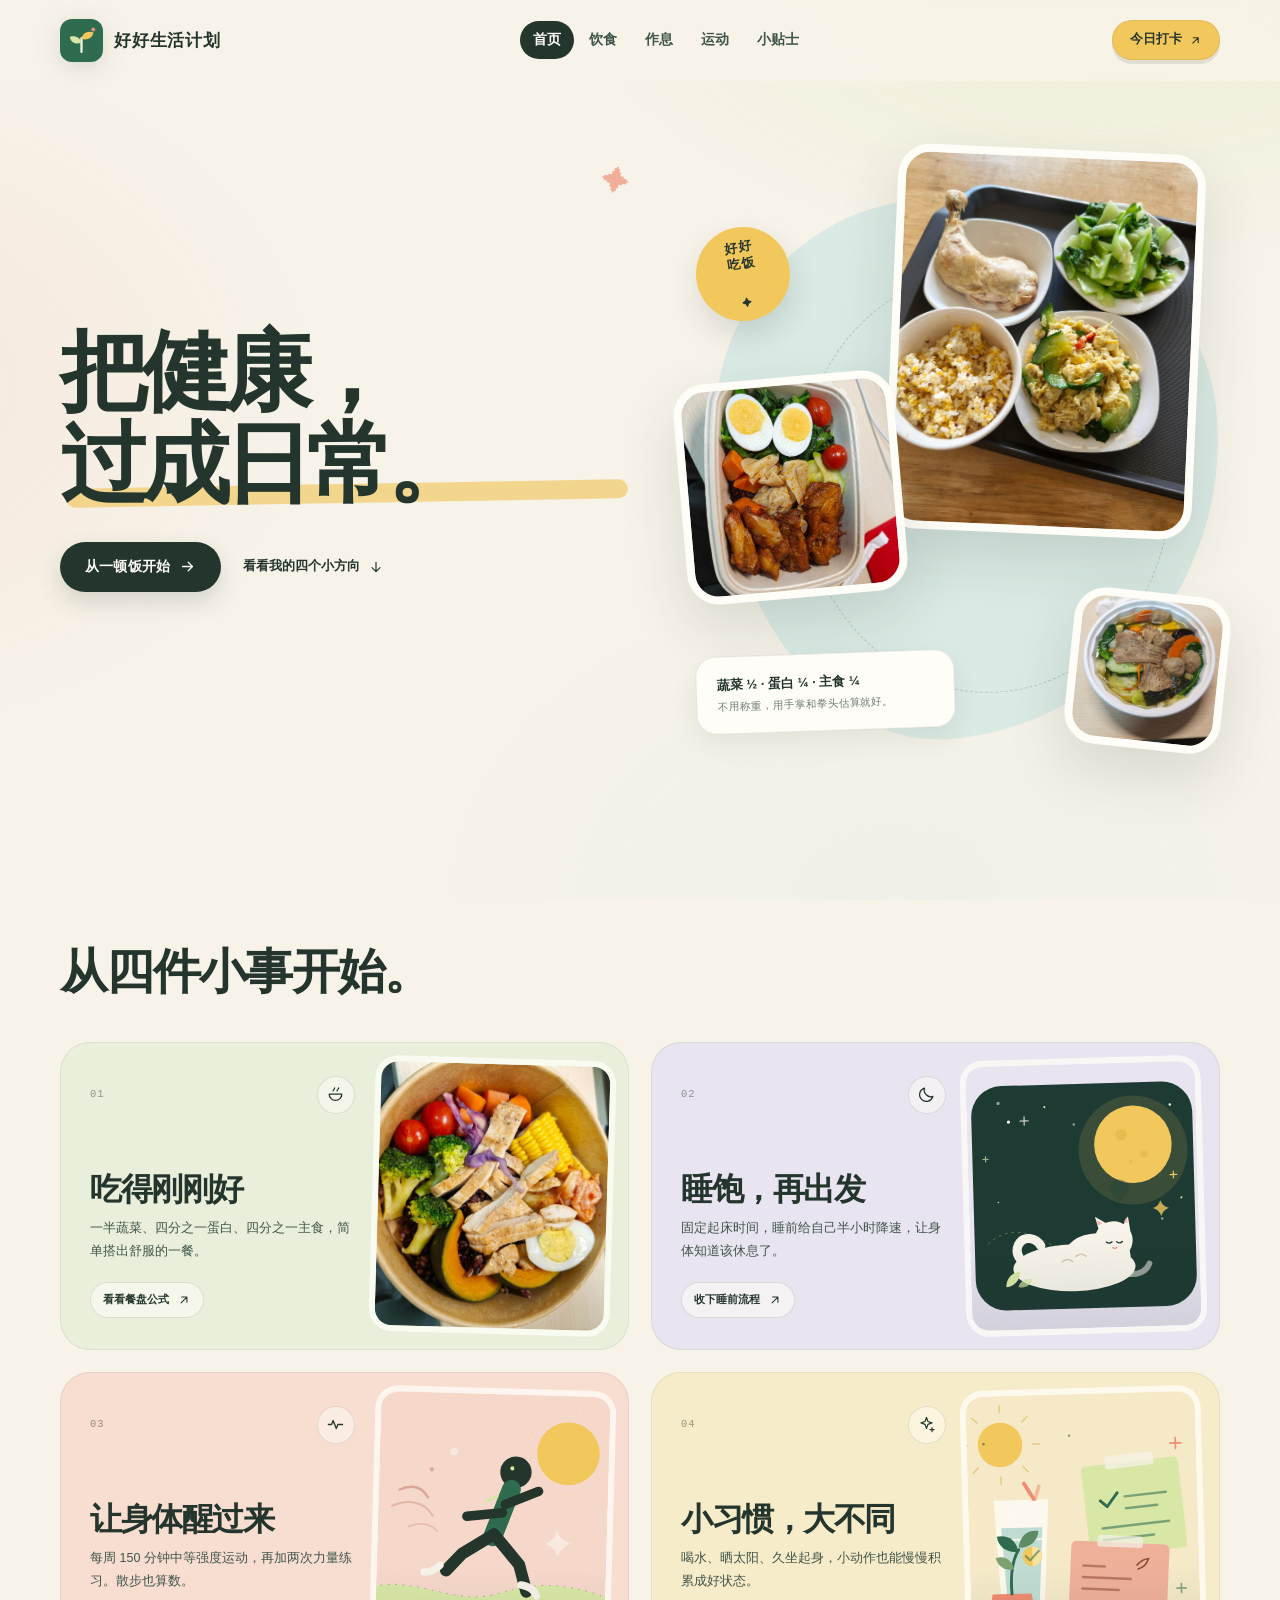
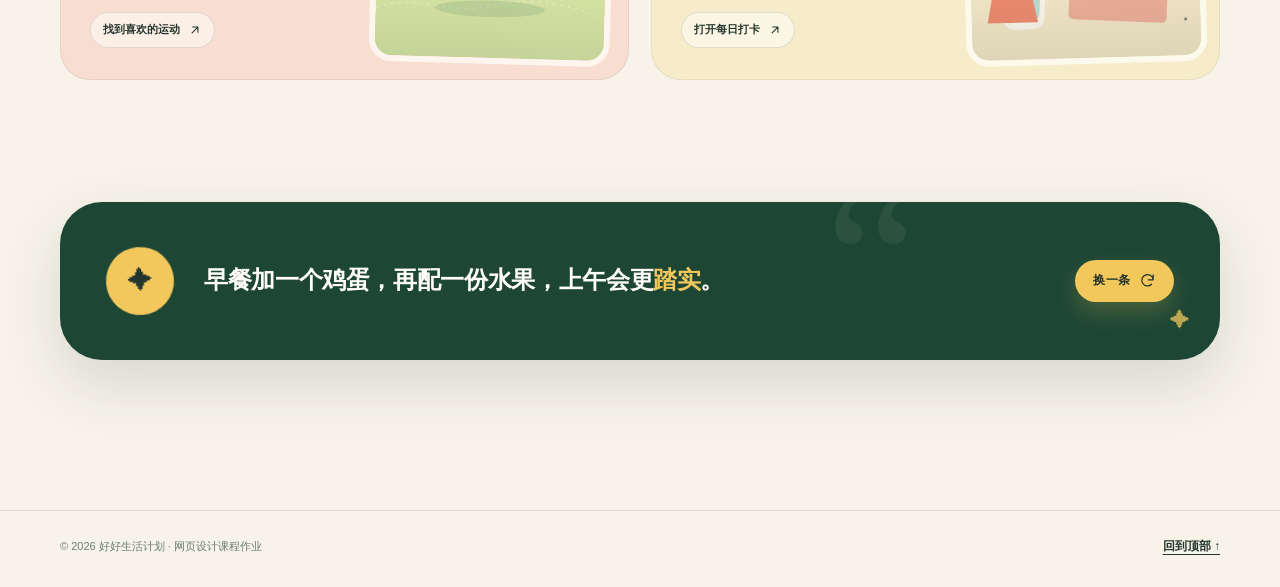
<file: MyWeb/index.html>
<!DOCTYPE html>
<html lang="zh-CN">
<head>
  <meta charset="UTF-8">
  <meta name="viewport" content="width=device-width, initial-scale=1.0">
  <meta name="description" content="好好生活计划：从饮食、作息、运动和小习惯出发，把健康过成日常。">
  <meta name="theme-color" content="#1d4635">
  <title>好好生活计划 · 把健康过成日常</title>
  <link rel="icon" href="image/favicon.svg" type="image/svg+xml">
  <link rel="stylesheet" href="web/style.css">
  <script>document.documentElement.classList.add('js');</script>
  <script src="web/script.js" defer></script>
</head>
<body id="top" class="theme-home">
  <a class="skip-link" href="#main-content">跳到主要内容</a>

  <header class="site-header">
    <div class="container header-inner">
      <a class="brand" href="index.html" aria-label="好好生活计划首页">
        <span class="brand__mark">
          <img src="image/favicon.svg" width="43" height="43" alt="">
        </span>
        <span class="brand__text">
          <strong>好好生活计划</strong>
        </span>
      </a>

      <nav class="nav" id="site-nav" aria-label="主导航">
        <a href="index.html" aria-current="page">首页</a>
        <a href="web/diet.html">饮食</a>
        <a href="web/sleep.html">作息</a>
        <a href="web/exercise.html">运动</a>
        <a href="web/tips.html">小贴士</a>
      </nav>

      <a class="header-cta" href="web/tips.html#checkin">
        今日打卡
        <svg width="13" height="13" viewBox="0 0 24 24" fill="none" aria-hidden="true">
          <path d="M7 17 17 7M8 7h9v9" stroke="currentColor" stroke-width="2" stroke-linecap="round" stroke-linejoin="round"/>
        </svg>
      </a>

      <button class="nav-toggle" type="button" aria-expanded="false" aria-controls="site-nav" aria-label="打开导航菜单">
        <span class="nav-toggle__lines" aria-hidden="true">
          <span></span><span></span><span></span>
        </span>
      </button>

      <span class="scroll-progress" aria-hidden="true"></span>
    </div>
  </header>

  <main id="main-content">
    <section class="hero">
      <div class="container hero__grid">
        <div class="hero__copy reveal">
          <h1>
            <span class="line">把健康，</span>
            <span class="line accent-underline">过成日常。</span>
          </h1>

          <div class="hero__actions">
            <a class="btn" href="web/diet.html">
              从一顿饭开始
              <svg width="17" height="17" viewBox="0 0 24 24" fill="none" aria-hidden="true">
                <path d="M5 12h14M13 6l6 6-6 6" stroke="currentColor" stroke-width="1.8" stroke-linecap="round" stroke-linejoin="round"/>
              </svg>
            </a>
            <a class="text-link" href="#four">
              看看我的四个小方向
              <svg viewBox="0 0 24 24" fill="none" aria-hidden="true">
                <path d="M12 5v14M6 13l6 6 6-6" stroke="currentColor" stroke-width="1.8" stroke-linecap="round" stroke-linejoin="round"/>
              </svg>
            </a>
          </div>

        </div>

        <div class="hero__art">
          <div class="hero__blob" aria-hidden="true"></div>

          <figure class="hero__photo hero__photo--main reveal" style="--delay: 100ms">
            <img src="image/meal-chicken.jpg" width="1200" height="1600" alt="清蒸鸡腿、杂粮饭、清炒小白菜和黄瓜炒蛋">
          </figure>

          <figure class="hero__photo hero__photo--small reveal" style="--delay: 220ms">
            <img src="image/meal-bento.jpg" width="1200" height="1600" alt="装有卤鸡翅、水煮蛋、豆制品和时蔬的健康便当">
          </figure>

          <figure class="hero__photo hero__photo--tiny reveal" style="--delay: 320ms">
            <img src="image/meal-beef.jpg" width="1200" height="1600" alt="清汤牛肉丸配玉米、胡萝卜和时蔬">
          </figure>

          <div class="hero__badge" aria-hidden="true">好好<br>吃饭</div>

          <div class="hero__note">
            <strong>蔬菜 ½ · 蛋白 ¼ · 主食 ¼</strong>
            <small>不用称重，用手掌和拳头估算就好。</small>
          </div>
        </div>
      </div>
    </section>

    <section class="section" id="four">
      <div class="container">
        <div class="section-head reveal">
          <div class="section-head__main">
            <h2>从四件小事开始。</h2>
          </div>
        </div>

        <div class="theme-grid">
          <a class="theme-card theme-card--eat reveal" href="web/diet.html">
            <div class="theme-card__body">
              <div class="theme-card__meta">
                <span class="theme-card__num">01</span>
                <span class="theme-card__icon" aria-hidden="true">
                  <svg viewBox="0 0 24 24" fill="none">
                    <path d="M4 11.5h16a8 8 0 0 1-16 0Z" stroke-width="1.6" stroke-linejoin="round"/>
                    <path d="M9 7.5c0-2 2-2 2-4M14 7.5c0-2 2-2 2-4" stroke-width="1.6" stroke-linecap="round"/>
                  </svg>
                </span>
              </div>
              <h3>吃得刚刚好</h3>
              <p>一半蔬菜、四分之一蛋白、四分之一主食，简单搭出舒服的一餐。</p>
              <span class="theme-card__link">
                看看餐盘公式
                <svg viewBox="0 0 24 24" fill="none" aria-hidden="true">
                  <path d="M7 17 17 7M8 7h9v9" stroke="currentColor" stroke-width="1.8" stroke-linecap="round" stroke-linejoin="round"/>
                </svg>
              </span>
            </div>
            <div class="theme-card__thumb">
              <img src="image/meal-grain.jpg" width="1600" height="1200" loading="lazy" alt="鸡胸肉、南瓜、西兰花和紫米组成的彩虹餐碗">
            </div>
          </a>

          <a class="theme-card theme-card--sleep reveal" href="web/sleep.html" style="--delay: 80ms">
            <div class="theme-card__body">
              <div class="theme-card__meta">
                <span class="theme-card__num">02</span>
                <span class="theme-card__icon" aria-hidden="true">
                  <svg viewBox="0 0 24 24" fill="none">
                    <path d="M20 14.5A8.5 8.5 0 0 1 9.5 4 8.5 8.5 0 1 0 20 14.5Z" stroke-width="1.6" stroke-linejoin="round"/>
                  </svg>
                </span>
              </div>
              <h3>睡饱，再出发</h3>
              <p>固定起床时间，睡前给自己半小时降速，让身体知道该休息了。</p>
              <span class="theme-card__link">
                收下睡前流程
                <svg viewBox="0 0 24 24" fill="none" aria-hidden="true">
                  <path d="M7 17 17 7M8 7h9v9" stroke="currentColor" stroke-width="1.8" stroke-linecap="round" stroke-linejoin="round"/>
                </svg>
              </span>
            </div>
            <div class="theme-card__thumb">
              <img src="image/art-moon.svg" width="640" height="640" loading="lazy" alt="月亮和星星下，一只小猫蜷在云朵上睡觉">
            </div>
          </a>

          <a class="theme-card theme-card--move reveal" href="web/exercise.html" style="--delay: 120ms">
            <div class="theme-card__body">
              <div class="theme-card__meta">
                <span class="theme-card__num">03</span>
                <span class="theme-card__icon" aria-hidden="true">
                  <svg viewBox="0 0 24 24" fill="none">
                    <path d="M3 12h4l2-5 4 10 2-5h6" stroke-width="1.7" stroke-linecap="round" stroke-linejoin="round"/>
                  </svg>
                </span>
              </div>
              <h3>让身体醒过来</h3>
              <p>每周 150 分钟中等强度运动，再加两次力量练习。散步也算数。</p>
              <span class="theme-card__link">
                找到喜欢的运动
                <svg viewBox="0 0 24 24" fill="none" aria-hidden="true">
                  <path d="M7 17 17 7M8 7h9v9" stroke="currentColor" stroke-width="1.8" stroke-linecap="round" stroke-linejoin="round"/>
                </svg>
              </span>
            </div>
            <div class="theme-card__thumb">
              <img src="image/art-move.svg" width="640" height="640" loading="lazy" alt="在绿色跑道上奔跑的人">
            </div>
          </a>

          <a class="theme-card theme-card--tips reveal" href="web/tips.html" style="--delay: 160ms">
            <div class="theme-card__body">
              <div class="theme-card__meta">
                <span class="theme-card__num">04</span>
                <span class="theme-card__icon" aria-hidden="true">
                  <svg viewBox="0 0 24 24" fill="none">
                    <path d="m12 3 1.8 5.2L19 10l-5.2 1.8L12 17l-1.8-5.2L5 10l5.2-1.8L12 3Z" stroke-width="1.5" stroke-linejoin="round"/>
                    <path d="M19 16v5M16.5 18.5h5" stroke-width="1.5" stroke-linecap="round"/>
                  </svg>
                </span>
              </div>
              <h3>小习惯，大不同</h3>
              <p>喝水、晒太阳、久坐起身，小动作也能慢慢积累成好状态。</p>
              <span class="theme-card__link">
                打开每日打卡
                <svg viewBox="0 0 24 24" fill="none" aria-hidden="true">
                  <path d="M7 17 17 7M8 7h9v9" stroke="currentColor" stroke-width="1.8" stroke-linecap="round" stroke-linejoin="round"/>
                </svg>
              </span>
            </div>
            <div class="theme-card__thumb">
              <img src="image/art-tips.svg" width="640" height="640" loading="lazy" alt="水杯、便利贴和小植物组成的健康习惯插画">
            </div>
          </a>
        </div>
      </div>
    </section>

    <section class="section section--tight-top">
      <div class="container">
        <div class="daily-note reveal">
          <span class="daily-note__icon" aria-hidden="true">✦</span>
          <div class="daily-note__body">
            <p class="daily-note__text" data-tip-text aria-live="polite">
              早餐加一个鸡蛋，再配一份水果，上午会更<em>踏实</em>。
            </p>
          </div>
          <div class="daily-note__action">
            <button class="btn btn--sun btn--small" type="button" data-tip-button>
              换一条
              <svg width="15" height="15" viewBox="0 0 24 24" fill="none" aria-hidden="true">
                <path d="M20 11a8 8 0 1 0-2.3 6.3M20 4v7h-7" stroke="currentColor" stroke-width="1.8" stroke-linecap="round" stroke-linejoin="round"/>
              </svg>
            </button>
          </div>
        </div>
      </div>
    </section>
  </main>

  <footer class="site-footer-simple">
    <div class="container site-footer-simple__inner">
      <span>© <span data-year>2026</span> 好好生活计划 · 网页设计课程作业</span>
      <a class="simple-home-link" href="#top">回到顶部 ↑</a>
    </div>
  </footer>
</body>
</html>
</file>
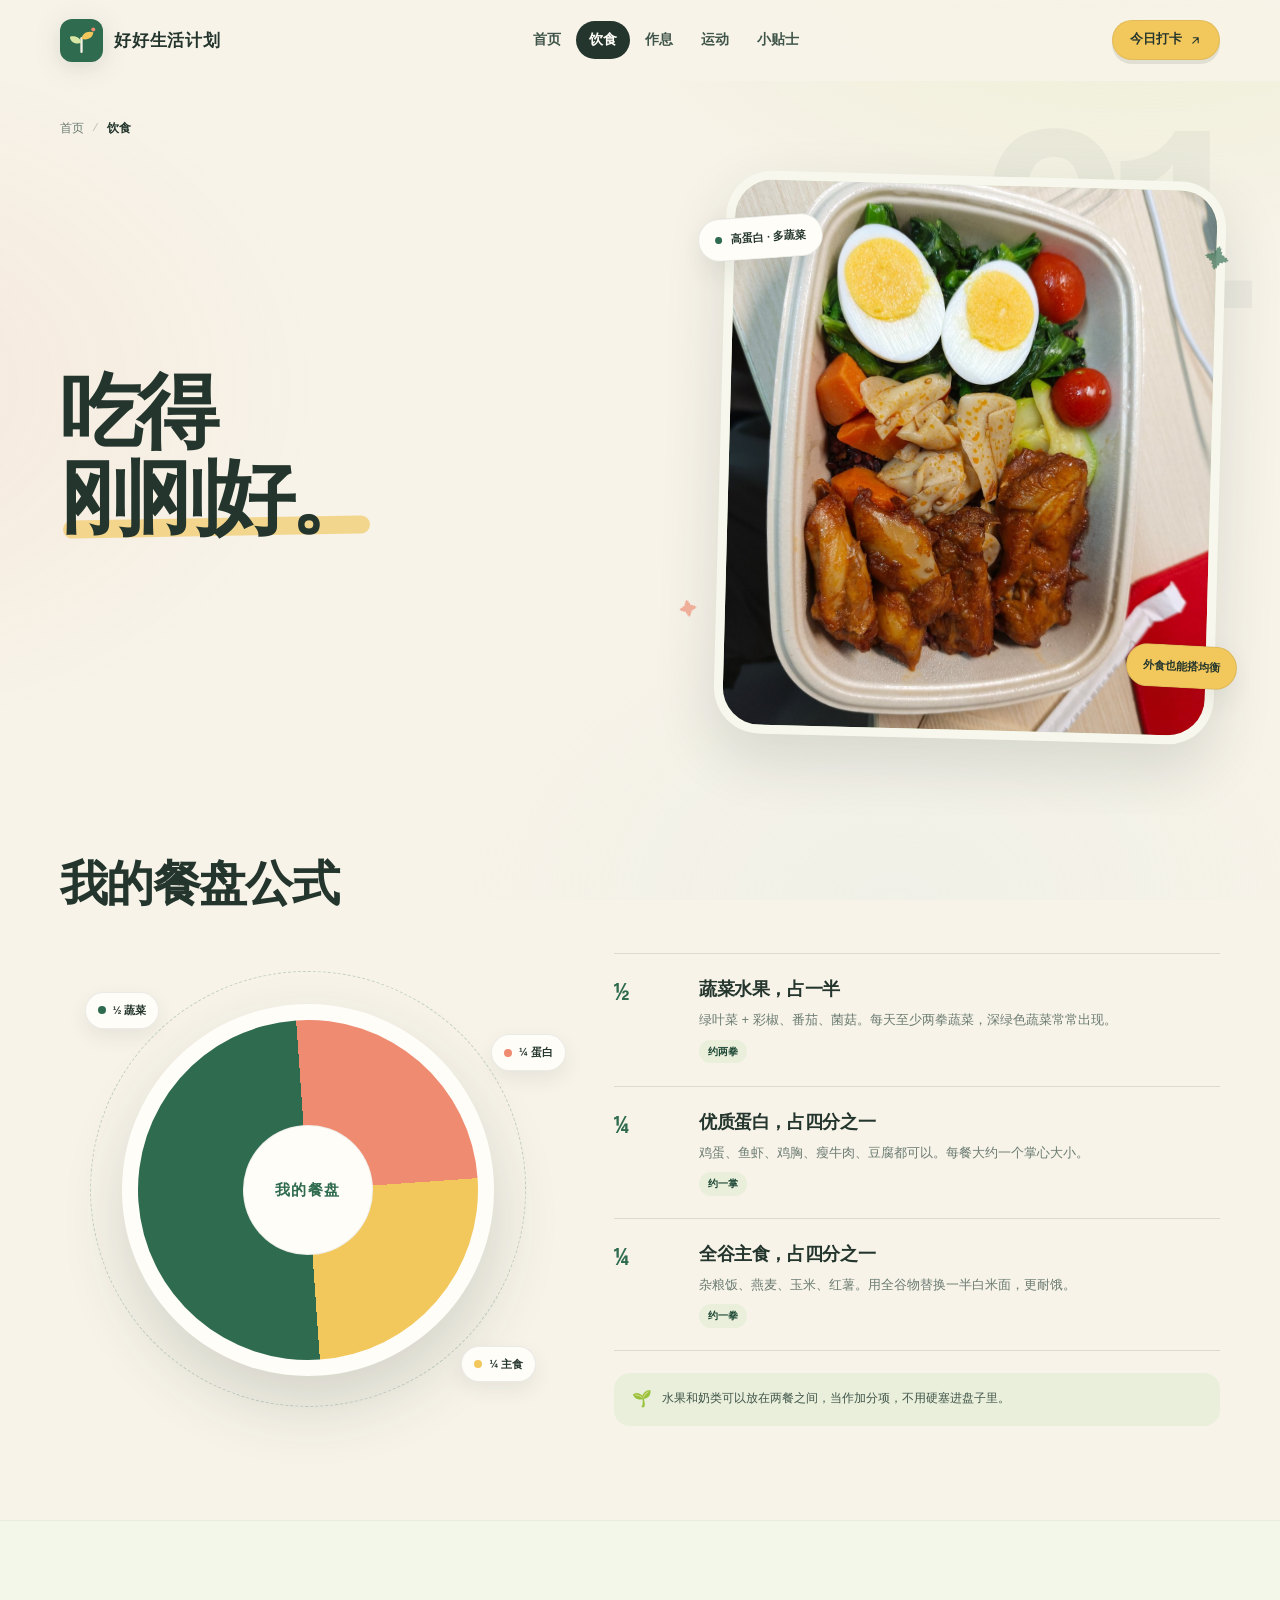
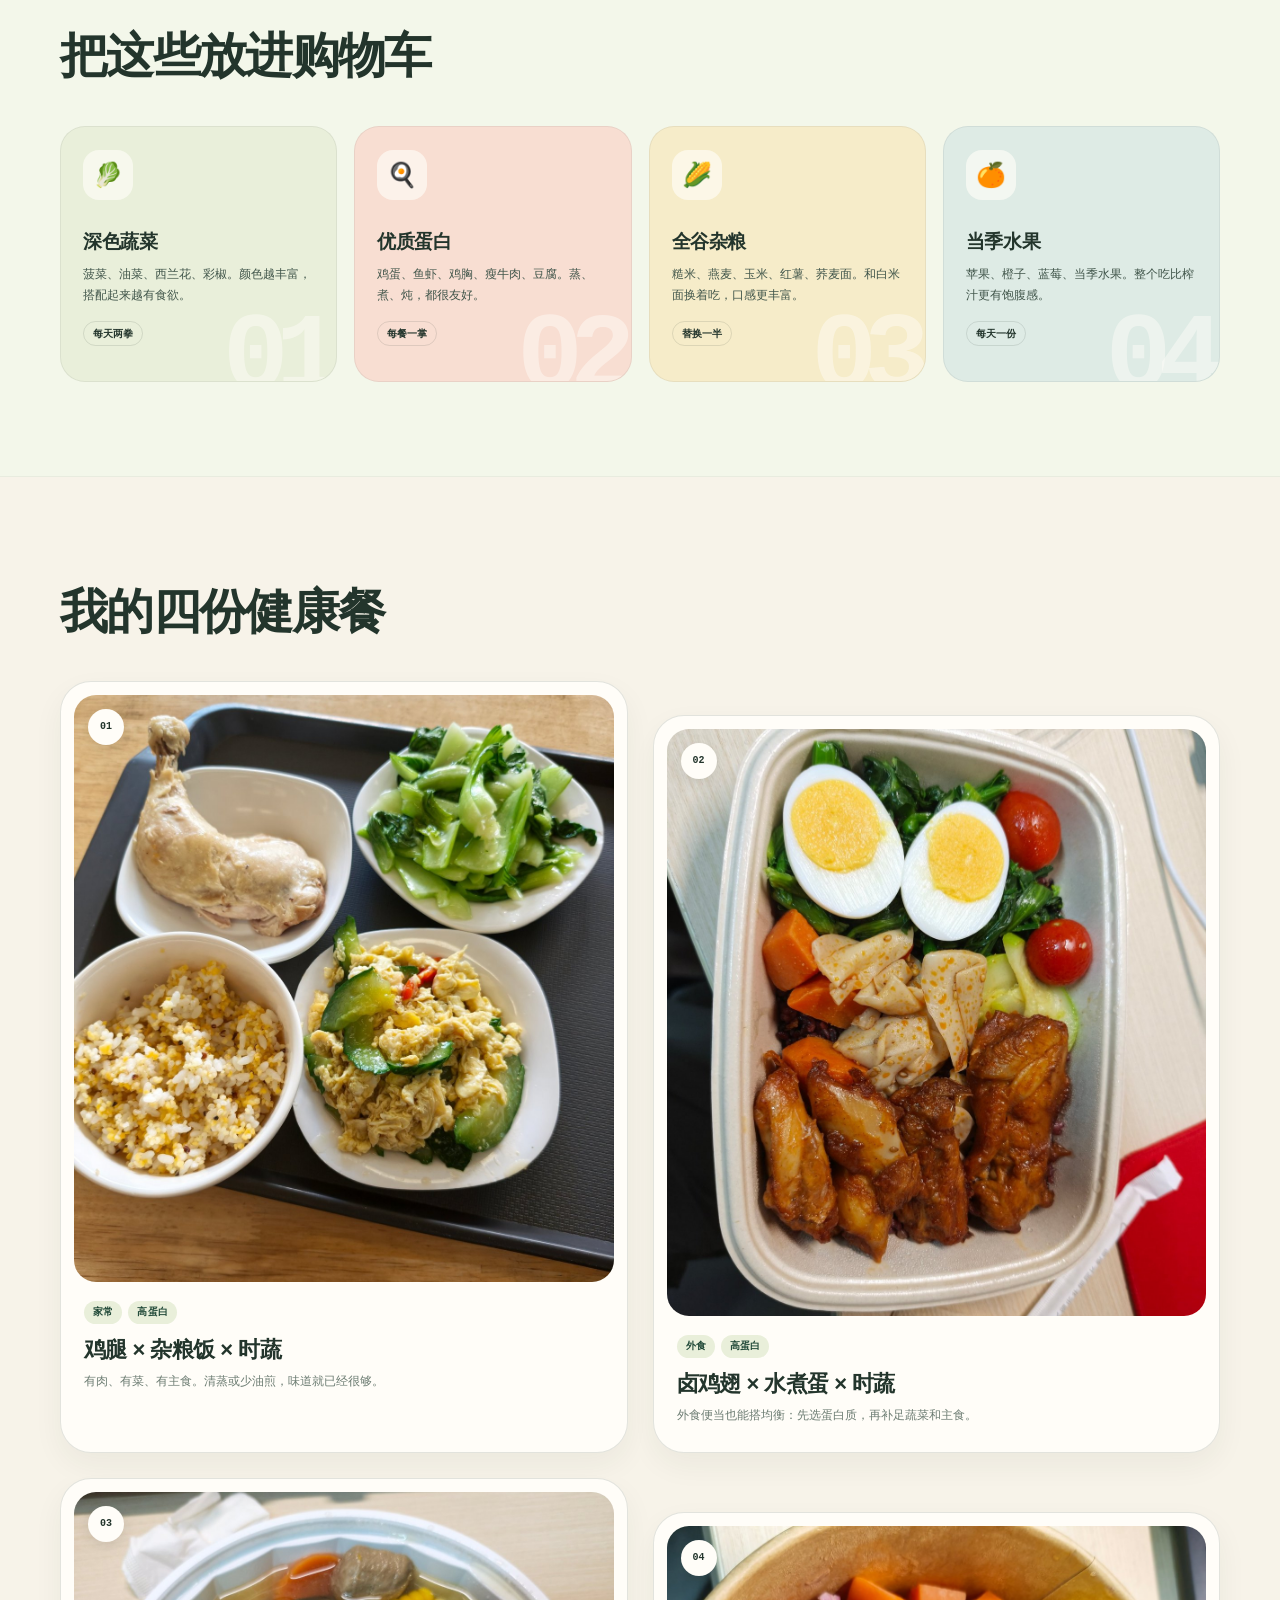
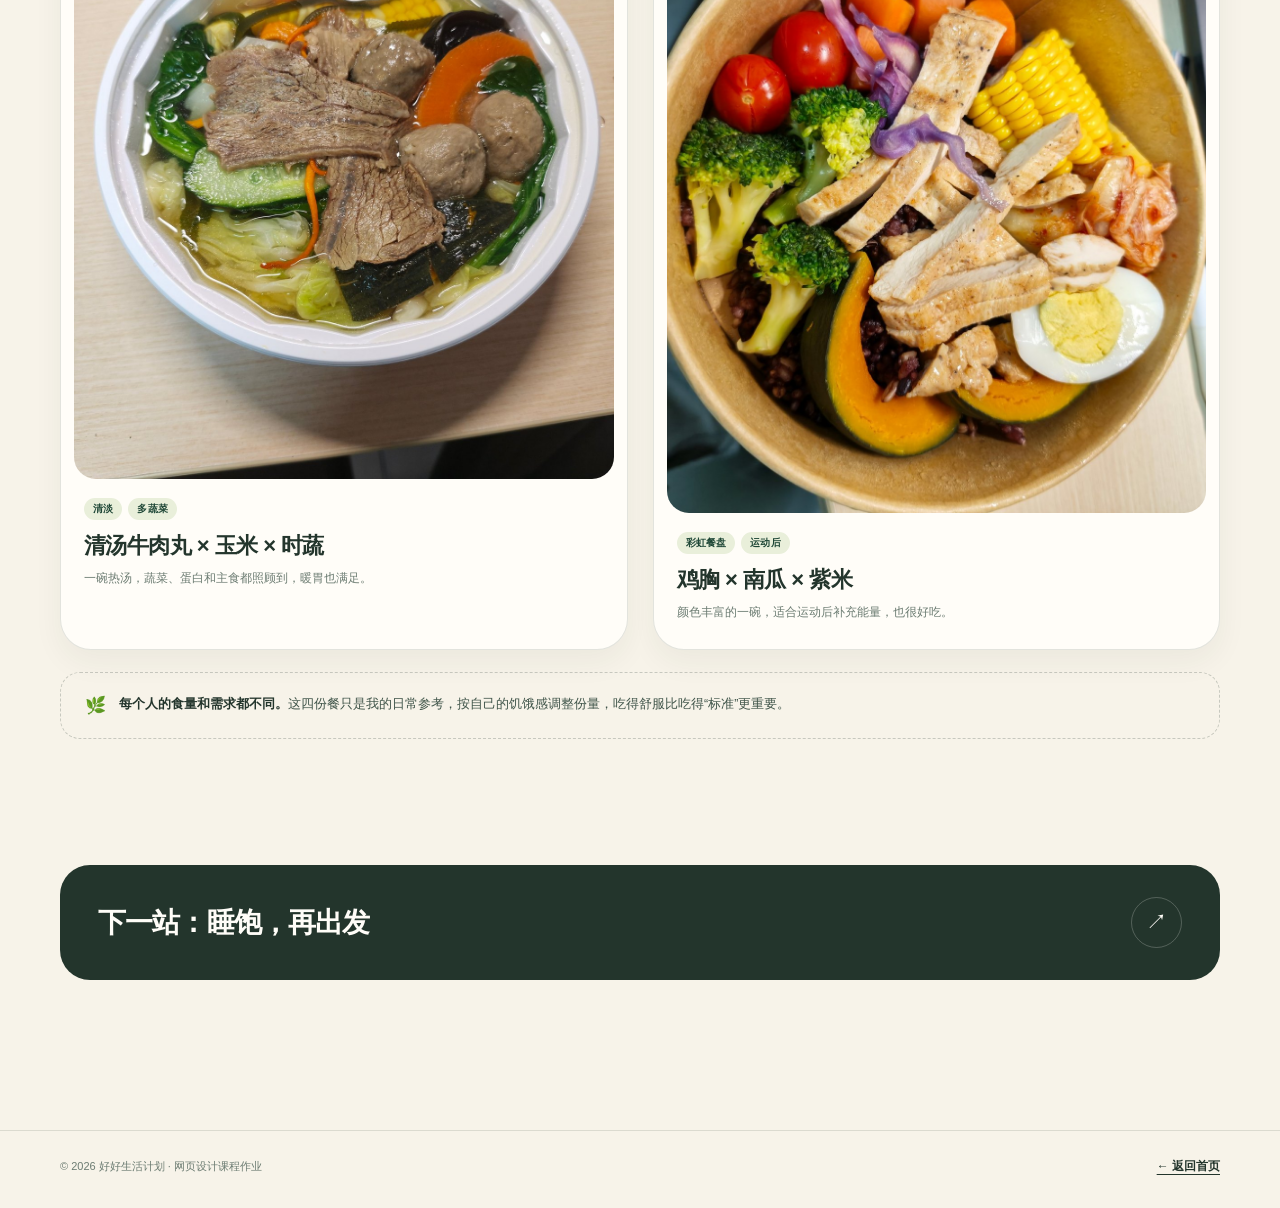
<file: MyWeb/web/diet.html>
<!DOCTYPE html>
<html lang="zh-CN">
<head>
  <meta charset="UTF-8">
  <meta name="viewport" content="width=device-width, initial-scale=1.0">
  <meta name="description" content="健康饮食不是计算每一克：用我的餐盘公式、推荐食材和四份真实健康餐，搭出简单均衡的一餐。">
  <meta name="theme-color" content="#1d4635">
  <title>吃得刚刚好 · 饮食 | 好好生活计划</title>
  <link rel="icon" href="../image/favicon.svg" type="image/svg+xml">
  <link rel="stylesheet" href="style.css">
  <script>document.documentElement.classList.add('js');</script>
  <script src="script.js" defer></script>
</head>
<body id="top" class="theme-diet">
  <a class="skip-link" href="#main-content">跳到主要内容</a>

  <header class="site-header">
    <div class="container header-inner">
      <a class="brand" href="../index.html" aria-label="好好生活计划首页">
        <span class="brand__mark">
          <img src="../image/favicon.svg" width="43" height="43" alt="">
        </span>
        <span class="brand__text">
          <strong>好好生活计划</strong>
        </span>
      </a>

      <nav class="nav" id="site-nav" aria-label="主导航">
        <a href="../index.html">首页</a>
        <a href="diet.html" aria-current="page">饮食</a>
        <a href="sleep.html">作息</a>
        <a href="exercise.html">运动</a>
        <a href="tips.html">小贴士</a>
      </nav>

      <a class="header-cta" href="tips.html#checkin">
        今日打卡
        <svg width="13" height="13" viewBox="0 0 24 24" fill="none" aria-hidden="true">
          <path d="M7 17 17 7M8 7h9v9" stroke="currentColor" stroke-width="2" stroke-linecap="round" stroke-linejoin="round"/>
        </svg>
      </a>

      <button class="nav-toggle" type="button" aria-expanded="false" aria-controls="site-nav" aria-label="打开导航菜单">
        <span class="nav-toggle__lines" aria-hidden="true">
          <span></span><span></span><span></span>
        </span>
      </button>

      <span class="scroll-progress" aria-hidden="true"></span>
    </div>
  </header>

  <main id="main-content">
    <section class="page-hero">
      <span class="page-hero__watermark" aria-hidden="true">01</span>
      <div class="container">
        <nav class="breadcrumb" aria-label="面包屑导航">
          <a href="../index.html">首页</a>
          <span class="breadcrumb__sep" aria-hidden="true">/</span>
          <span aria-current="page">饮食</span>
        </nav>

        <div class="page-hero__grid">
          <div class="page-hero__copy reveal">
            <h1>吃得<br><span class="accent-underline">刚刚好。</span></h1>
          </div>

          <div class="page-hero__art reveal" style="--delay: 120ms">
            <div class="page-art-frame page-art-frame--photo">
              <img src="../image/meal-bento.jpg" width="1200" height="1600" alt="装有卤鸡翅、水煮蛋、豆制品、青菜、胡萝卜和小番茄的健康便当">
            </div>
            <span class="art-chip art-chip--tl"><span class="art-chip__dot" aria-hidden="true"></span>高蛋白 · 多蔬菜</span>
            <span class="art-chip art-chip--br art-chip--sun">外食也能搭均衡</span>
            <span class="art-spark art-spark--one" aria-hidden="true">✦</span>
            <span class="art-spark art-spark--two" aria-hidden="true">✦</span>
          </div>
        </div>
      </div>
    </section>

    <section class="section section--tight-top">
      <div class="container">
        <div class="section-head reveal">
          <div class="section-head__main">
            <h2>我的餐盘公式</h2>
          </div>
        </div>

        <div class="plate-layout">
          <div class="plate-figure reveal">
            <div class="plate-wrap" aria-hidden="true">
              <div class="plate"></div>
            </div>
            <span class="plate-label plate-label--veg">½ 蔬菜</span>
            <span class="plate-label plate-label--protein">¼ 蛋白</span>
            <span class="plate-label plate-label--grain">¼ 主食</span>
          </div>

          <div class="plate-copy reveal" style="--delay: 100ms">
            <div class="ratio-list">
              <div class="ratio-row">
                <span class="ratio-row__percent">½</span>
                <div>
                  <h3>蔬菜水果，占一半</h3>
                  <p>绿叶菜 + 彩椒、番茄、菌菇。每天至少两拳蔬菜，深绿色蔬菜常常出现。</p>
                  <span class="ratio-row__tag">约两拳</span>
                </div>
              </div>
              <div class="ratio-row">
                <span class="ratio-row__percent">¼</span>
                <div>
                  <h3>优质蛋白，占四分之一</h3>
                  <p>鸡蛋、鱼虾、鸡胸、瘦牛肉、豆腐都可以。每餐大约一个掌心大小。</p>
                  <span class="ratio-row__tag">约一掌</span>
                </div>
              </div>
              <div class="ratio-row">
                <span class="ratio-row__percent">¼</span>
                <div>
                  <h3>全谷主食，占四分之一</h3>
                  <p>杂粮饭、燕麦、玉米、红薯。用全谷物替换一半白米面，更耐饿。</p>
                  <span class="ratio-row__tag">约一拳</span>
                </div>
              </div>
            </div>
            <div class="plate-footnote">
              <span aria-hidden="true">🌱</span>
              <p>水果和奶类可以放在两餐之间，当作加分项，不用硬塞进盘子里。</p>
            </div>
          </div>
        </div>
      </div>
    </section>

    <section class="section section--tint">
      <div class="container">
        <div class="section-head reveal">
          <div class="section-head__main">
            <h2>把这些放进购物车</h2>
          </div>
        </div>

        <div class="food-grid">
          <article class="food-card reveal">
            <span class="food-card__ghost" aria-hidden="true">01</span>
            <span class="food-card__emoji" aria-hidden="true">🥬</span>
            <h3>深色蔬菜</h3>
            <p>菠菜、油菜、西兰花、彩椒。颜色越丰富，搭配起来越有食欲。</p>
            <span class="food-card__tag">每天两拳</span>
          </article>

          <article class="food-card reveal" style="--delay: 80ms">
            <span class="food-card__ghost" aria-hidden="true">02</span>
            <span class="food-card__emoji" aria-hidden="true">🍳</span>
            <h3>优质蛋白</h3>
            <p>鸡蛋、鱼虾、鸡胸、瘦牛肉、豆腐。蒸、煮、炖，都很友好。</p>
            <span class="food-card__tag">每餐一掌</span>
          </article>

          <article class="food-card reveal" style="--delay: 120ms">
            <span class="food-card__ghost" aria-hidden="true">03</span>
            <span class="food-card__emoji" aria-hidden="true">🌽</span>
            <h3>全谷杂粮</h3>
            <p>糙米、燕麦、玉米、红薯、荞麦面。和白米面换着吃，口感更丰富。</p>
            <span class="food-card__tag">替换一半</span>
          </article>

          <article class="food-card reveal" style="--delay: 160ms">
            <span class="food-card__ghost" aria-hidden="true">04</span>
            <span class="food-card__emoji" aria-hidden="true">🍊</span>
            <h3>当季水果</h3>
            <p>苹果、橙子、蓝莓、当季水果。整个吃比榨汁更有饱腹感。</p>
            <span class="food-card__tag">每天一份</span>
          </article>
        </div>
      </div>
    </section>

    <section class="section">
      <div class="container">
        <div class="section-head reveal">
          <div class="section-head__main">
            <h2>我的四份健康餐</h2>
          </div>
        </div>

        <div class="meal-grid">
          <article class="meal-card reveal">
            <button class="meal-trigger" type="button" data-lightbox data-full="../image/meal-chicken.jpg" data-caption="清蒸鸡腿 + 杂粮饭 + 清炒小白菜 + 黄瓜炒蛋。蛋白质、主食和蔬菜都在盘子里。">
              <img src="../image/meal-chicken.jpg" width="1200" height="1600" loading="lazy" alt="清蒸鸡腿、杂粮饭、清炒小白菜和黄瓜炒蛋">
              <span class="meal-trigger__num">01</span>
              <span class="meal-trigger__hint">点击看大图 ↗</span>
            </button>
            <div class="meal-card__body">
              <div class="meal-card__tags">
                <span class="meal-tag">家常</span>
                <span class="meal-tag">高蛋白</span>
              </div>
              <h3>鸡腿 × 杂粮饭 × 时蔬</h3>
              <p>有肉、有菜、有主食。清蒸或少油煎，味道就已经很够。</p>
            </div>
          </article>

          <article class="meal-card reveal" style="--delay: 80ms">
            <button class="meal-trigger" type="button" data-lightbox data-full="../image/meal-bento.jpg" data-caption="卤鸡翅 + 水煮蛋 + 豆制品 + 青菜、胡萝卜和小番茄 + 紫米饭。外食便当也能挑到均衡组合。">
              <img src="../image/meal-bento.jpg" width="1200" height="1600" loading="lazy" alt="装有卤鸡翅、水煮蛋、豆制品、青菜、胡萝卜和小番茄的便当">
              <span class="meal-trigger__num">02</span>
              <span class="meal-trigger__hint">点击看大图 ↗</span>
            </button>
            <div class="meal-card__body">
              <div class="meal-card__tags">
                <span class="meal-tag">外食</span>
                <span class="meal-tag">高蛋白</span>
              </div>
              <h3>卤鸡翅 × 水煮蛋 × 时蔬</h3>
              <p>外食便当也能搭均衡：先选蛋白质，再补足蔬菜和主食。</p>
            </div>
          </article>

          <article class="meal-card reveal" style="--delay: 120ms">
            <button class="meal-trigger" type="button" data-lightbox data-full="../image/meal-beef.jpg" data-caption="清汤牛肉丸 + 玉米 + 胡萝卜、木耳、青菜和海带。一碗热汤，把蔬菜、蛋白和主食都照顾到。">
              <img src="../image/meal-beef.jpg" width="1200" height="1600" loading="lazy" alt="清汤牛肉丸配玉米、胡萝卜、木耳、青菜和海带">
              <span class="meal-trigger__num">03</span>
              <span class="meal-trigger__hint">点击看大图 ↗</span>
            </button>
            <div class="meal-card__body">
              <div class="meal-card__tags">
                <span class="meal-tag">清淡</span>
                <span class="meal-tag">多蔬菜</span>
              </div>
              <h3>清汤牛肉丸 × 玉米 × 时蔬</h3>
              <p>一碗热汤，蔬菜、蛋白和主食都照顾到，暖胃也满足。</p>
            </div>
          </article>

          <article class="meal-card reveal" style="--delay: 160ms">
            <button class="meal-trigger" type="button" data-lightbox data-full="../image/meal-grain.jpg" data-caption="香煎鸡胸 + 南瓜 + 西兰花 + 玉米 + 小番茄 + 紫甘蓝 + 半个水煮蛋 + 紫米。颜色丰富的一碗，适合运动后的晚餐。">
              <img src="../image/meal-grain.jpg" width="1600" height="1200" loading="lazy" alt="鸡胸肉、南瓜、西兰花、玉米、小番茄、紫甘蓝和紫米组成的彩虹餐碗">
              <span class="meal-trigger__num">04</span>
              <span class="meal-trigger__hint">点击看大图 ↗</span>
            </button>
            <div class="meal-card__body">
              <div class="meal-card__tags">
                <span class="meal-tag">彩虹餐盘</span>
                <span class="meal-tag">运动后</span>
              </div>
              <h3>鸡胸 × 南瓜 × 紫米</h3>
              <p>颜色丰富的一碗，适合运动后补充能量，也很好吃。</p>
            </div>
          </article>
        </div>

        <div class="inline-tip reveal">
          <span class="inline-tip__icon" aria-hidden="true">🌿</span>
          <p><strong>每个人的食量和需求都不同。</strong>这四份餐只是我的日常参考，按自己的饥饿感调整份量，吃得舒服比吃得“标准”更重要。</p>
        </div>
      </div>
    </section>

    <section class="section section--tight-top">
      <div class="container">
        <a class="next-link reveal" href="sleep.html">
          <span>
            <h3>下一站：睡饱，再出发</h3>
          </span>
          <span class="next-link__arrow" aria-hidden="true">↗</span>
        </a>
      </div>
    </section>
  </main>

  <footer class="site-footer-simple">
    <div class="container site-footer-simple__inner">
      <span>© <span data-year>2026</span> 好好生活计划 · 网页设计课程作业</span>
      <a class="simple-home-link" href="../index.html">← 返回首页</a>
    </div>
  </footer>

  <dialog class="lightbox" id="lightbox" aria-label="健康餐照片预览">
    <div class="lightbox__inner">
      <img class="lightbox__img" data-lightbox-image src="../image/meal-chicken.jpg" alt="">
      <div class="lightbox__bar">
        <p class="lightbox__caption" data-lightbox-caption id="lightbox-caption">清蒸鸡腿、杂粮饭和时蔬。</p>
        <button class="lightbox__close" type="button" data-lightbox-close aria-label="关闭大图">×</button>
      </div>
    </div>
  </dialog>
</body>
</html>
</file>
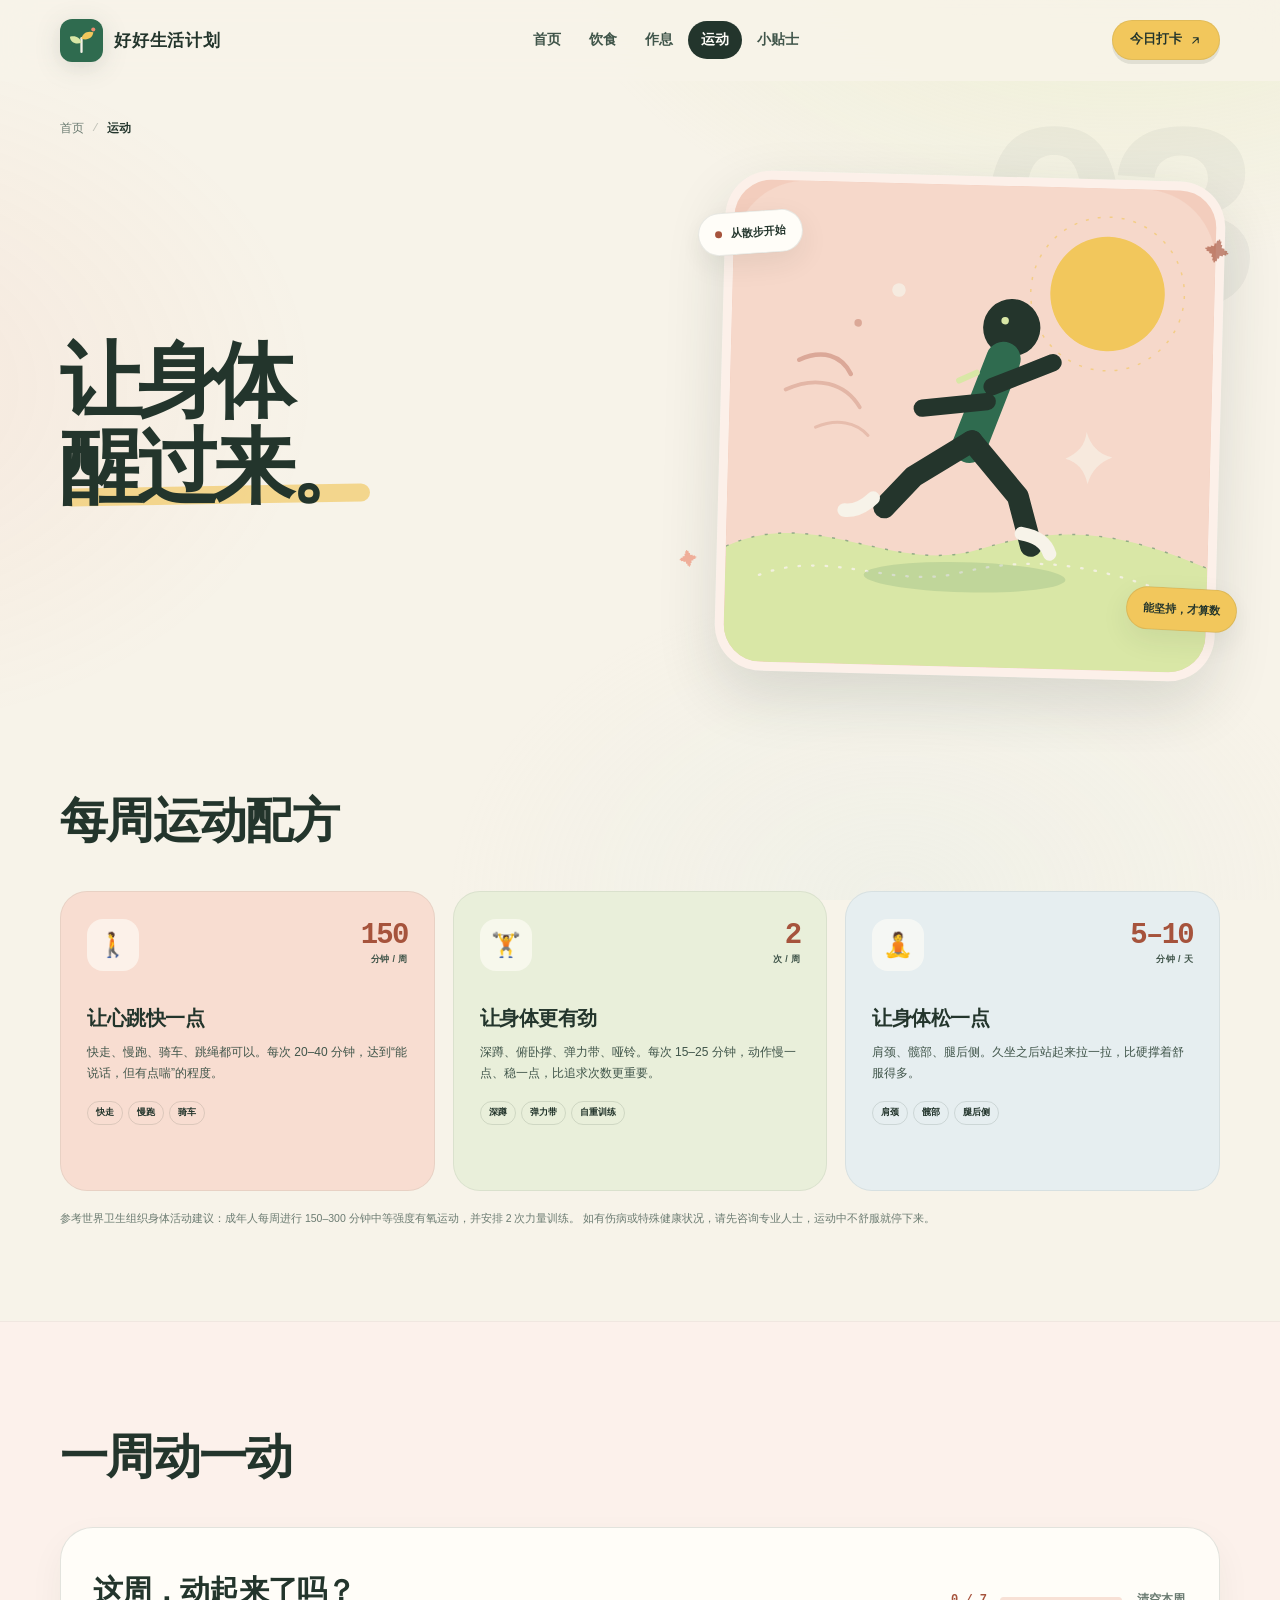
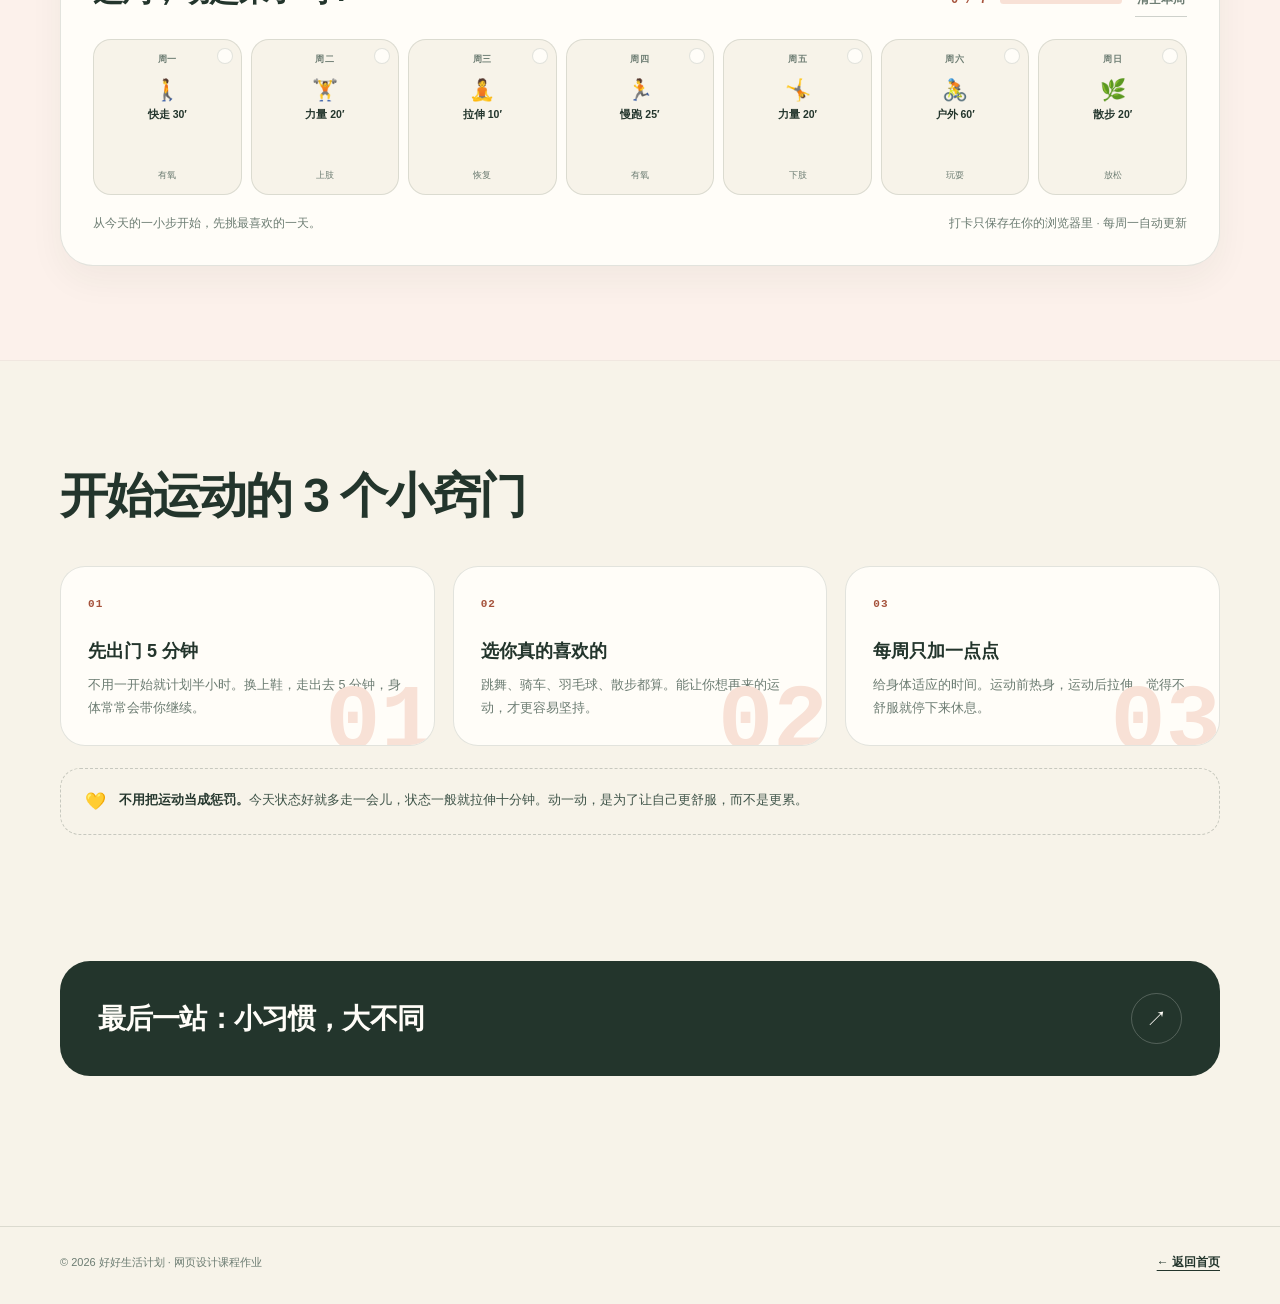
<file: MyWeb/web/exercise.html>
<!DOCTYPE html>
<html lang="zh-CN">
<head>
  <meta charset="UTF-8">
  <meta name="viewport" content="width=device-width, initial-scale=1.0">
  <meta name="description" content="推荐运动：每周 150 分钟中等强度有氧、2 次力量练习和日常拉伸，用一张轻松的一周计划开始动起来。">
  <meta name="theme-color" content="#1d4635">
  <title>让身体醒过来 · 运动 | 好好生活计划</title>
  <link rel="icon" href="../image/favicon.svg" type="image/svg+xml">
  <link rel="stylesheet" href="style.css">
  <script>document.documentElement.classList.add('js');</script>
  <script src="script.js" defer></script>
</head>
<body id="top" class="theme-exercise">
  <a class="skip-link" href="#main-content">跳到主要内容</a>

  <header class="site-header">
    <div class="container header-inner">
      <a class="brand" href="../index.html" aria-label="好好生活计划首页">
        <span class="brand__mark">
          <img src="../image/favicon.svg" width="43" height="43" alt="">
        </span>
        <span class="brand__text">
          <strong>好好生活计划</strong>
        </span>
      </a>

      <nav class="nav" id="site-nav" aria-label="主导航">
        <a href="../index.html">首页</a>
        <a href="diet.html">饮食</a>
        <a href="sleep.html">作息</a>
        <a href="exercise.html" aria-current="page">运动</a>
        <a href="tips.html">小贴士</a>
      </nav>

      <a class="header-cta" href="tips.html#checkin">
        今日打卡
        <svg width="13" height="13" viewBox="0 0 24 24" fill="none" aria-hidden="true">
          <path d="M7 17 17 7M8 7h9v9" stroke="currentColor" stroke-width="2" stroke-linecap="round" stroke-linejoin="round"/>
        </svg>
      </a>

      <button class="nav-toggle" type="button" aria-expanded="false" aria-controls="site-nav" aria-label="打开导航菜单">
        <span class="nav-toggle__lines" aria-hidden="true">
          <span></span><span></span><span></span>
        </span>
      </button>

      <span class="scroll-progress" aria-hidden="true"></span>
    </div>
  </header>

  <main id="main-content">
    <section class="page-hero">
      <span class="page-hero__watermark" aria-hidden="true">03</span>
      <div class="container">
        <nav class="breadcrumb" aria-label="面包屑导航">
          <a href="../index.html">首页</a>
          <span class="breadcrumb__sep" aria-hidden="true">/</span>
          <span aria-current="page">运动</span>
        </nav>

        <div class="page-hero__grid">
          <div class="page-hero__copy reveal">
            <h1>让身体<br><span class="accent-underline">醒过来。</span></h1>
          </div>

          <div class="page-hero__art reveal" style="--delay: 120ms">
            <div class="page-art-frame">
              <img src="../image/art-move.svg" width="640" height="640" alt="暖粉色背景上，一个简笔人物沿着绿色跑道向前奔跑">
            </div>
            <span class="art-chip art-chip--tl"><span class="art-chip__dot" aria-hidden="true"></span>从散步开始</span>
            <span class="art-chip art-chip--br art-chip--sun">能坚持，才算数</span>
            <span class="art-spark art-spark--one" aria-hidden="true">✦</span>
            <span class="art-spark art-spark--two" aria-hidden="true">✦</span>
          </div>
        </div>
      </div>
    </section>

    <section class="section section--tight-top">
      <div class="container">
        <div class="section-head reveal">
          <div class="section-head__main">
            <h2>每周运动配方</h2>
          </div>
        </div>

        <div class="move-grid">
          <article class="move-card reveal">
            <div class="move-card__top">
              <span class="move-card__emoji" aria-hidden="true">🚶</span>
              <span class="move-card__figure">150<small>分钟 / 周</small></span>
            </div>
            <h3>让心跳快一点</h3>
            <p>快走、慢跑、骑车、跳绳都可以。每次 20–40 分钟，达到“能说话，但有点喘”的程度。</p>
            <div class="move-card__tags" aria-label="有氧运动示例">
              <span>快走</span><span>慢跑</span><span>骑车</span>
            </div>
          </article>

          <article class="move-card reveal" style="--delay: 80ms">
            <div class="move-card__top">
              <span class="move-card__emoji" aria-hidden="true">🏋️</span>
              <span class="move-card__figure">2<small>次 / 周</small></span>
            </div>
            <h3>让身体更有劲</h3>
            <p>深蹲、俯卧撑、弹力带、哑铃。每次 15–25 分钟，动作慢一点、稳一点，比追求次数更重要。</p>
            <div class="move-card__tags" aria-label="力量训练示例">
              <span>深蹲</span><span>弹力带</span><span>自重训练</span>
            </div>
          </article>

          <article class="move-card reveal" style="--delay: 120ms">
            <div class="move-card__top">
              <span class="move-card__emoji" aria-hidden="true">🧘</span>
              <span class="move-card__figure">5–10<small>分钟 / 天</small></span>
            </div>
            <h3>让身体松一点</h3>
            <p>肩颈、髋部、腿后侧。久坐之后站起来拉一拉，比硬撑着舒服得多。</p>
            <div class="move-card__tags" aria-label="拉伸部位示例">
              <span>肩颈</span><span>髋部</span><span>腿后侧</span>
            </div>
          </article>
        </div>

        <p class="source-note">
          参考世界卫生组织身体活动建议：成年人每周进行 150–300 分钟中等强度有氧运动，并安排 2 次力量训练。
          如有伤病或特殊健康状况，请先咨询专业人士，运动中不舒服就停下来。
        </p>
      </div>
    </section>

    <section class="section section--tint">
      <div class="container">
        <div class="section-head reveal">
          <div class="section-head__main">
            <h2>一周动一动</h2>
          </div>
        </div>

        <div class="tracker-panel reveal" data-move-tracker>
          <div class="tracker-top">
            <div>
              <h3>这周，动起来了吗？</h3>
            </div>
            <div class="tracker-progress">
              <span class="tracker-progress__text" data-move-count>0 / 7</span>
              <span class="tracker-progress__track" aria-hidden="true">
                <span class="tracker-progress__fill" data-move-fill></span>
              </span>
              <button class="btn-text" type="button" data-move-reset>清空本周</button>
            </div>
          </div>

          <div class="week-grid">
            <label class="day-card">
              <input type="checkbox" data-move-day="0" aria-label="周一，快走 30 分钟">
              <span class="day-card__name">周一</span>
              <span class="day-card__emoji" aria-hidden="true">🚶</span>
              <strong>快走 30′</strong>
              <small>有氧</small>
              <span class="day-card__check" aria-hidden="true">✓</span>
            </label>

            <label class="day-card">
              <input type="checkbox" data-move-day="1" aria-label="周二，力量训练 20 分钟">
              <span class="day-card__name">周二</span>
              <span class="day-card__emoji" aria-hidden="true">🏋️</span>
              <strong>力量 20′</strong>
              <small>上肢</small>
              <span class="day-card__check" aria-hidden="true">✓</span>
            </label>

            <label class="day-card">
              <input type="checkbox" data-move-day="2" aria-label="周三，拉伸 10 分钟">
              <span class="day-card__name">周三</span>
              <span class="day-card__emoji" aria-hidden="true">🧘</span>
              <strong>拉伸 10′</strong>
              <small>恢复</small>
              <span class="day-card__check" aria-hidden="true">✓</span>
            </label>

            <label class="day-card">
              <input type="checkbox" data-move-day="3" aria-label="周四，慢跑 25 分钟">
              <span class="day-card__name">周四</span>
              <span class="day-card__emoji" aria-hidden="true">🏃</span>
              <strong>慢跑 25′</strong>
              <small>有氧</small>
              <span class="day-card__check" aria-hidden="true">✓</span>
            </label>

            <label class="day-card">
              <input type="checkbox" data-move-day="4" aria-label="周五，力量训练 20 分钟">
              <span class="day-card__name">周五</span>
              <span class="day-card__emoji" aria-hidden="true">🤸</span>
              <strong>力量 20′</strong>
              <small>下肢</small>
              <span class="day-card__check" aria-hidden="true">✓</span>
            </label>

            <label class="day-card">
              <input type="checkbox" data-move-day="5" aria-label="周六，户外活动 60 分钟">
              <span class="day-card__name">周六</span>
              <span class="day-card__emoji" aria-hidden="true">🚴</span>
              <strong>户外 60′</strong>
              <small>玩耍</small>
              <span class="day-card__check" aria-hidden="true">✓</span>
            </label>

            <label class="day-card">
              <input type="checkbox" data-move-day="6" aria-label="周日，散步和拉伸 20 分钟">
              <span class="day-card__name">周日</span>
              <span class="day-card__emoji" aria-hidden="true">🌿</span>
              <strong>散步 20′</strong>
              <small>放松</small>
              <span class="day-card__check" aria-hidden="true">✓</span>
            </label>
          </div>

          <div class="tracker-foot">
            <p class="tracker-message" data-move-message aria-live="polite">从今天的一小步开始，先挑最喜欢的一天。</p>
            <span class="tracker-message">打卡只保存在你的浏览器里 · 每周一自动更新</span>
          </div>
        </div>
      </div>
    </section>

    <section class="section">
      <div class="container">
        <div class="section-head reveal">
          <div class="section-head__main">
            <h2>开始运动的 3 个小窍门</h2>
          </div>
        </div>

        <div class="key-grid">
          <article class="key-card reveal">
            <span class="key-card__num">01</span>
            <h3>先出门 5 分钟</h3>
            <p>不用一开始就计划半小时。换上鞋，走出去 5 分钟，身体常常会带你继续。</p>
            <span class="key-card__mark" aria-hidden="true">01</span>
          </article>

          <article class="key-card reveal" style="--delay: 80ms">
            <span class="key-card__num">02</span>
            <h3>选你真的喜欢的</h3>
            <p>跳舞、骑车、羽毛球、散步都算。能让你想再来的运动，才更容易坚持。</p>
            <span class="key-card__mark" aria-hidden="true">02</span>
          </article>

          <article class="key-card reveal" style="--delay: 120ms">
            <span class="key-card__num">03</span>
            <h3>每周只加一点点</h3>
            <p>给身体适应的时间。运动前热身，运动后拉伸，觉得不舒服就停下来休息。</p>
            <span class="key-card__mark" aria-hidden="true">03</span>
          </article>
        </div>

        <div class="inline-tip reveal">
          <span class="inline-tip__icon" aria-hidden="true">💛</span>
          <p><strong>不用把运动当成惩罚。</strong>今天状态好就多走一会儿，状态一般就拉伸十分钟。动一动，是为了让自己更舒服，而不是更累。</p>
        </div>
      </div>
    </section>

    <section class="section section--tight-top">
      <div class="container">
        <a class="next-link reveal" href="tips.html">
          <span>
            <h3>最后一站：小习惯，大不同</h3>
          </span>
          <span class="next-link__arrow" aria-hidden="true">↗</span>
        </a>
      </div>
    </section>
  </main>

  <footer class="site-footer-simple">
    <div class="container site-footer-simple__inner">
      <span>© <span data-year>2026</span> 好好生活计划 · 网页设计课程作业</span>
      <a class="simple-home-link" href="../index.html">← 返回首页</a>
    </div>
  </footer>
</body>
</html>
</file>
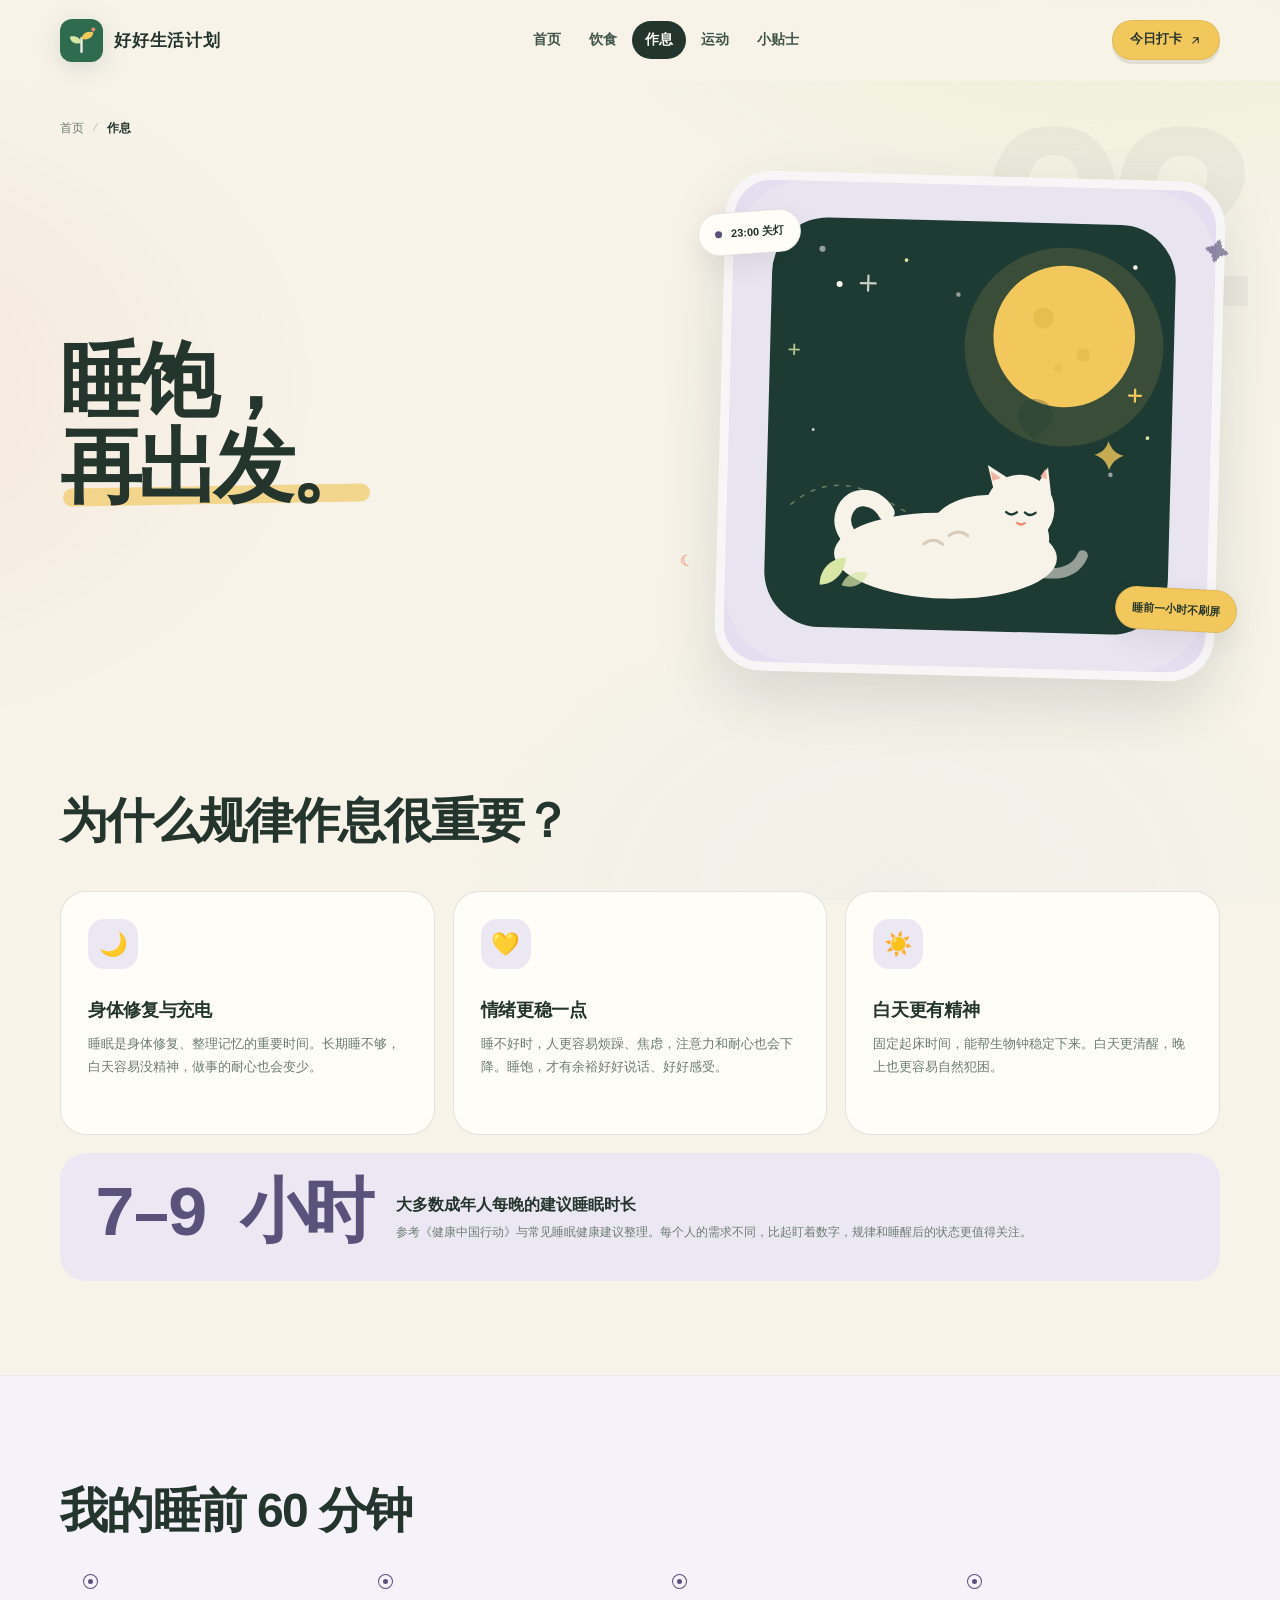
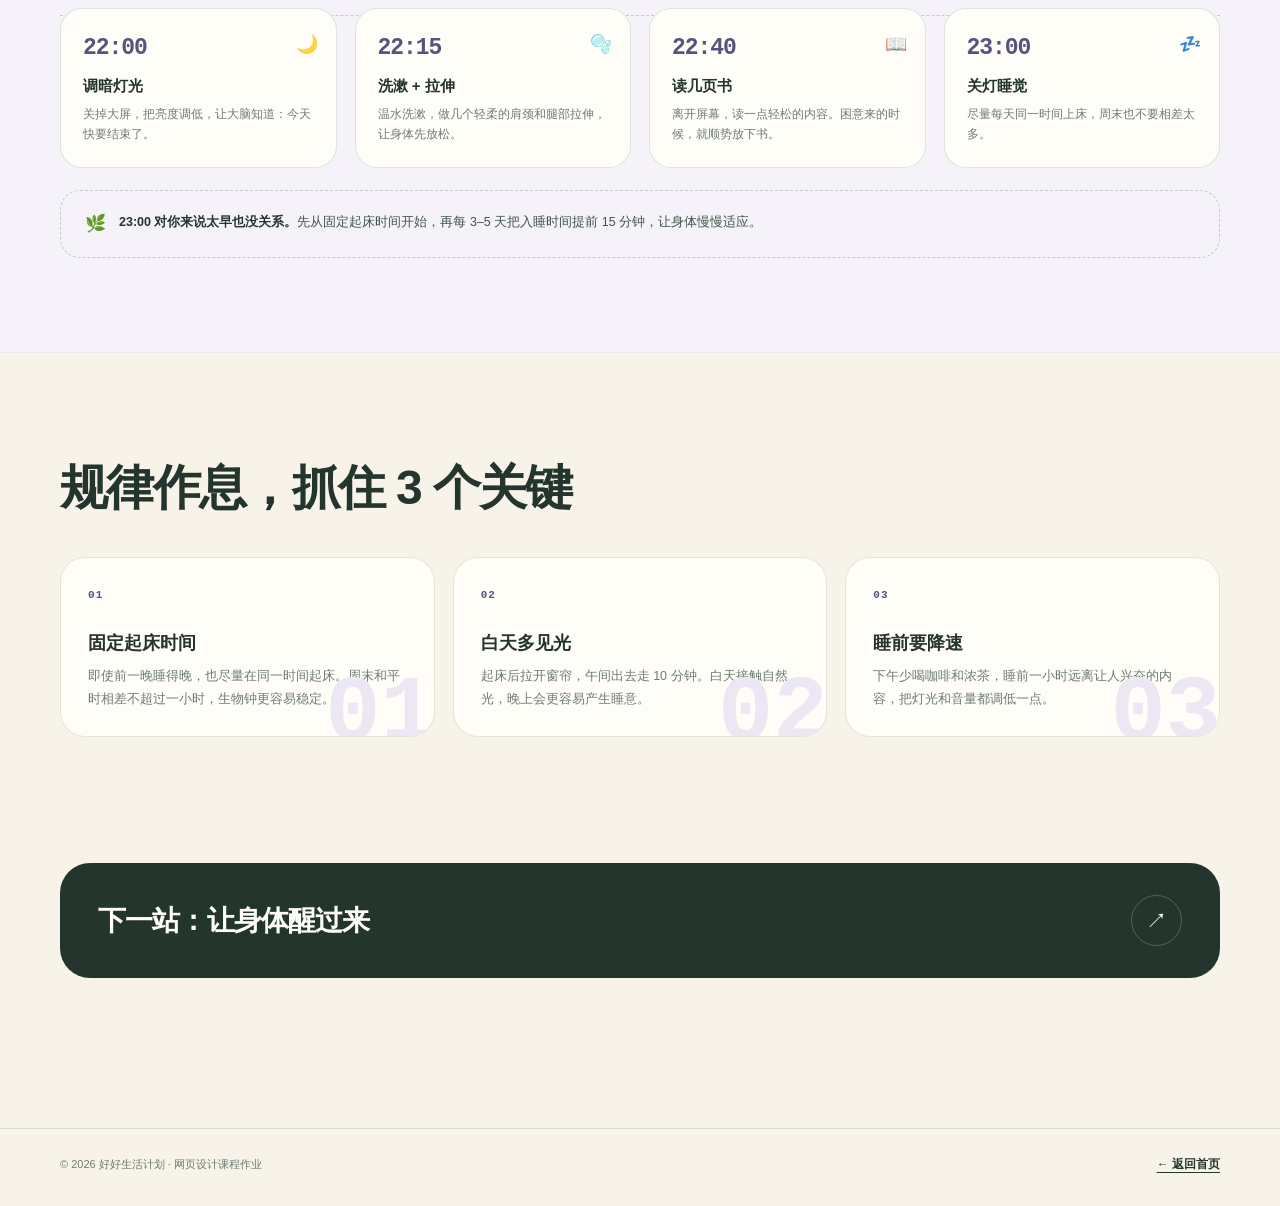
<file: MyWeb/web/sleep.html>
<!DOCTYPE html>
<html lang="zh-CN">
<head>
  <meta charset="UTF-8">
  <meta name="viewport" content="width=device-width, initial-scale=1.0">
  <meta name="description" content="怎样规律作息？固定起床时间、白天多见光、睡前给自己降速，让身体在差不多的时间收到休息信号。">
  <meta name="theme-color" content="#1d4635">
  <title>睡饱再出发 · 作息 | 好好生活计划</title>
  <link rel="icon" href="../image/favicon.svg" type="image/svg+xml">
  <link rel="stylesheet" href="style.css">
  <script>document.documentElement.classList.add('js');</script>
  <script src="script.js" defer></script>
</head>
<body id="top" class="theme-sleep">
  <a class="skip-link" href="#main-content">跳到主要内容</a>

  <header class="site-header">
    <div class="container header-inner">
      <a class="brand" href="../index.html" aria-label="好好生活计划首页">
        <span class="brand__mark">
          <img src="../image/favicon.svg" width="43" height="43" alt="">
        </span>
        <span class="brand__text">
          <strong>好好生活计划</strong>
        </span>
      </a>

      <nav class="nav" id="site-nav" aria-label="主导航">
        <a href="../index.html">首页</a>
        <a href="diet.html">饮食</a>
        <a href="sleep.html" aria-current="page">作息</a>
        <a href="exercise.html">运动</a>
        <a href="tips.html">小贴士</a>
      </nav>

      <a class="header-cta" href="tips.html#checkin">
        今日打卡
        <svg width="13" height="13" viewBox="0 0 24 24" fill="none" aria-hidden="true">
          <path d="M7 17 17 7M8 7h9v9" stroke="currentColor" stroke-width="2" stroke-linecap="round" stroke-linejoin="round"/>
        </svg>
      </a>

      <button class="nav-toggle" type="button" aria-expanded="false" aria-controls="site-nav" aria-label="打开导航菜单">
        <span class="nav-toggle__lines" aria-hidden="true">
          <span></span><span></span><span></span>
        </span>
      </button>

      <span class="scroll-progress" aria-hidden="true"></span>
    </div>
  </header>

  <main id="main-content">
    <section class="page-hero">
      <span class="page-hero__watermark" aria-hidden="true">02</span>
      <div class="container">
        <nav class="breadcrumb" aria-label="面包屑导航">
          <a href="../index.html">首页</a>
          <span class="breadcrumb__sep" aria-hidden="true">/</span>
          <span aria-current="page">作息</span>
        </nav>

        <div class="page-hero__grid">
          <div class="page-hero__copy reveal">
            <h1>睡饱，<br><span class="accent-underline">再出发。</span></h1>
          </div>

          <div class="page-hero__art reveal" style="--delay: 120ms">
            <div class="page-art-frame">
              <img src="../image/art-moon.svg" width="640" height="640" alt="深绿色夜空里挂着暖黄色月亮，一只奶油色小猫蜷在云朵上睡觉">
            </div>
            <span class="art-chip art-chip--tl"><span class="art-chip__dot" aria-hidden="true"></span>23:00 关灯</span>
            <span class="art-chip art-chip--br art-chip--sun">睡前一小时不刷屏</span>
            <span class="art-spark art-spark--one" aria-hidden="true">✦</span>
            <span class="art-spark art-spark--two" aria-hidden="true">☾</span>
          </div>
        </div>
      </div>
    </section>

    <section class="section section--tight-top">
      <div class="container">
        <div class="section-head reveal">
          <div class="section-head__main">
            <h2>为什么规律作息很重要？</h2>
          </div>
        </div>

        <div class="benefit-grid">
          <article class="benefit-card reveal">
            <span class="benefit-card__icon" aria-hidden="true">🌙</span>
            <h3>身体修复与充电</h3>
            <p>睡眠是身体修复、整理记忆的重要时间。长期睡不够，白天容易没精神，做事的耐心也会变少。</p>
          </article>

          <article class="benefit-card reveal" style="--delay: 80ms">
            <span class="benefit-card__icon" aria-hidden="true">💛</span>
            <h3>情绪更稳一点</h3>
            <p>睡不好时，人更容易烦躁、焦虑，注意力和耐心也会下降。睡饱，才有余裕好好说话、好好感受。</p>
          </article>

          <article class="benefit-card reveal" style="--delay: 120ms">
            <span class="benefit-card__icon" aria-hidden="true">☀️</span>
            <h3>白天更有精神</h3>
            <p>固定起床时间，能帮生物钟稳定下来。白天更清醒，晚上也更容易自然犯困。</p>
          </article>
        </div>

        <div class="sleep-stat reveal">
          <span class="sleep-stat__number">7–9 小时</span>
          <div>
            <h3>大多数成年人每晚的建议睡眠时长</h3>
            <p>参考《健康中国行动》与常见睡眠健康建议整理。每个人的需求不同，比起盯着数字，规律和睡醒后的状态更值得关注。</p>
          </div>
        </div>
      </div>
    </section>

    <section class="section section--tint">
      <div class="container">
        <div class="section-head reveal">
          <div class="section-head__main">
            <h2>我的睡前 60 分钟</h2>
          </div>
        </div>

        <div class="timeline">
          <article class="timeline__item reveal">
            <span class="timeline__emoji" aria-hidden="true">🌙</span>
            <div class="timeline__time">22:00</div>
            <h3>调暗灯光</h3>
            <p>关掉大屏，把亮度调低，让大脑知道：今天快要结束了。</p>
          </article>

          <article class="timeline__item reveal" style="--delay: 80ms">
            <span class="timeline__emoji" aria-hidden="true">🫧</span>
            <div class="timeline__time">22:15</div>
            <h3>洗漱 + 拉伸</h3>
            <p>温水洗漱，做几个轻柔的肩颈和腿部拉伸，让身体先放松。</p>
          </article>

          <article class="timeline__item reveal" style="--delay: 120ms">
            <span class="timeline__emoji" aria-hidden="true">📖</span>
            <div class="timeline__time">22:40</div>
            <h3>读几页书</h3>
            <p>离开屏幕，读一点轻松的内容。困意来的时候，就顺势放下书。</p>
          </article>

          <article class="timeline__item reveal" style="--delay: 160ms">
            <span class="timeline__emoji" aria-hidden="true">💤</span>
            <div class="timeline__time">23:00</div>
            <h3>关灯睡觉</h3>
            <p>尽量每天同一时间上床，周末也不要相差太多。</p>
          </article>
        </div>

        <div class="inline-tip reveal">
          <span class="inline-tip__icon" aria-hidden="true">🌿</span>
          <p><strong>23:00 对你来说太早也没关系。</strong>先从固定起床时间开始，再每 3–5 天把入睡时间提前 15 分钟，让身体慢慢适应。</p>
        </div>
      </div>
    </section>

    <section class="section">
      <div class="container">
        <div class="section-head reveal">
          <div class="section-head__main">
            <h2>规律作息，抓住 3 个关键</h2>
          </div>
        </div>

        <div class="key-grid">
          <article class="key-card reveal">
            <span class="key-card__num">01</span>
            <h3>固定起床时间</h3>
            <p>即使前一晚睡得晚，也尽量在同一时间起床。周末和平时相差不超过一小时，生物钟更容易稳定。</p>
            <span class="key-card__mark" aria-hidden="true">01</span>
          </article>

          <article class="key-card reveal" style="--delay: 80ms">
            <span class="key-card__num">02</span>
            <h3>白天多见光</h3>
            <p>起床后拉开窗帘，午间出去走 10 分钟。白天接触自然光，晚上会更容易产生睡意。</p>
            <span class="key-card__mark" aria-hidden="true">02</span>
          </article>

          <article class="key-card reveal" style="--delay: 120ms">
            <span class="key-card__num">03</span>
            <h3>睡前要降速</h3>
            <p>下午少喝咖啡和浓茶，睡前一小时远离让人兴奋的内容，把灯光和音量都调低一点。</p>
            <span class="key-card__mark" aria-hidden="true">03</span>
          </article>
        </div>
      </div>
    </section>


    <section class="section section--tight-top">
      <div class="container">
        <a class="next-link reveal" href="exercise.html">
          <span>
            <h3>下一站：让身体醒过来</h3>
          </span>
          <span class="next-link__arrow" aria-hidden="true">↗</span>
        </a>
      </div>
    </section>
  </main>

  <footer class="site-footer-simple">
    <div class="container site-footer-simple__inner">
      <span>© <span data-year>2026</span> 好好生活计划 · 网页设计课程作业</span>
      <a class="simple-home-link" href="../index.html">← 返回首页</a>
    </div>
  </footer>
</body>
</html>
</file>
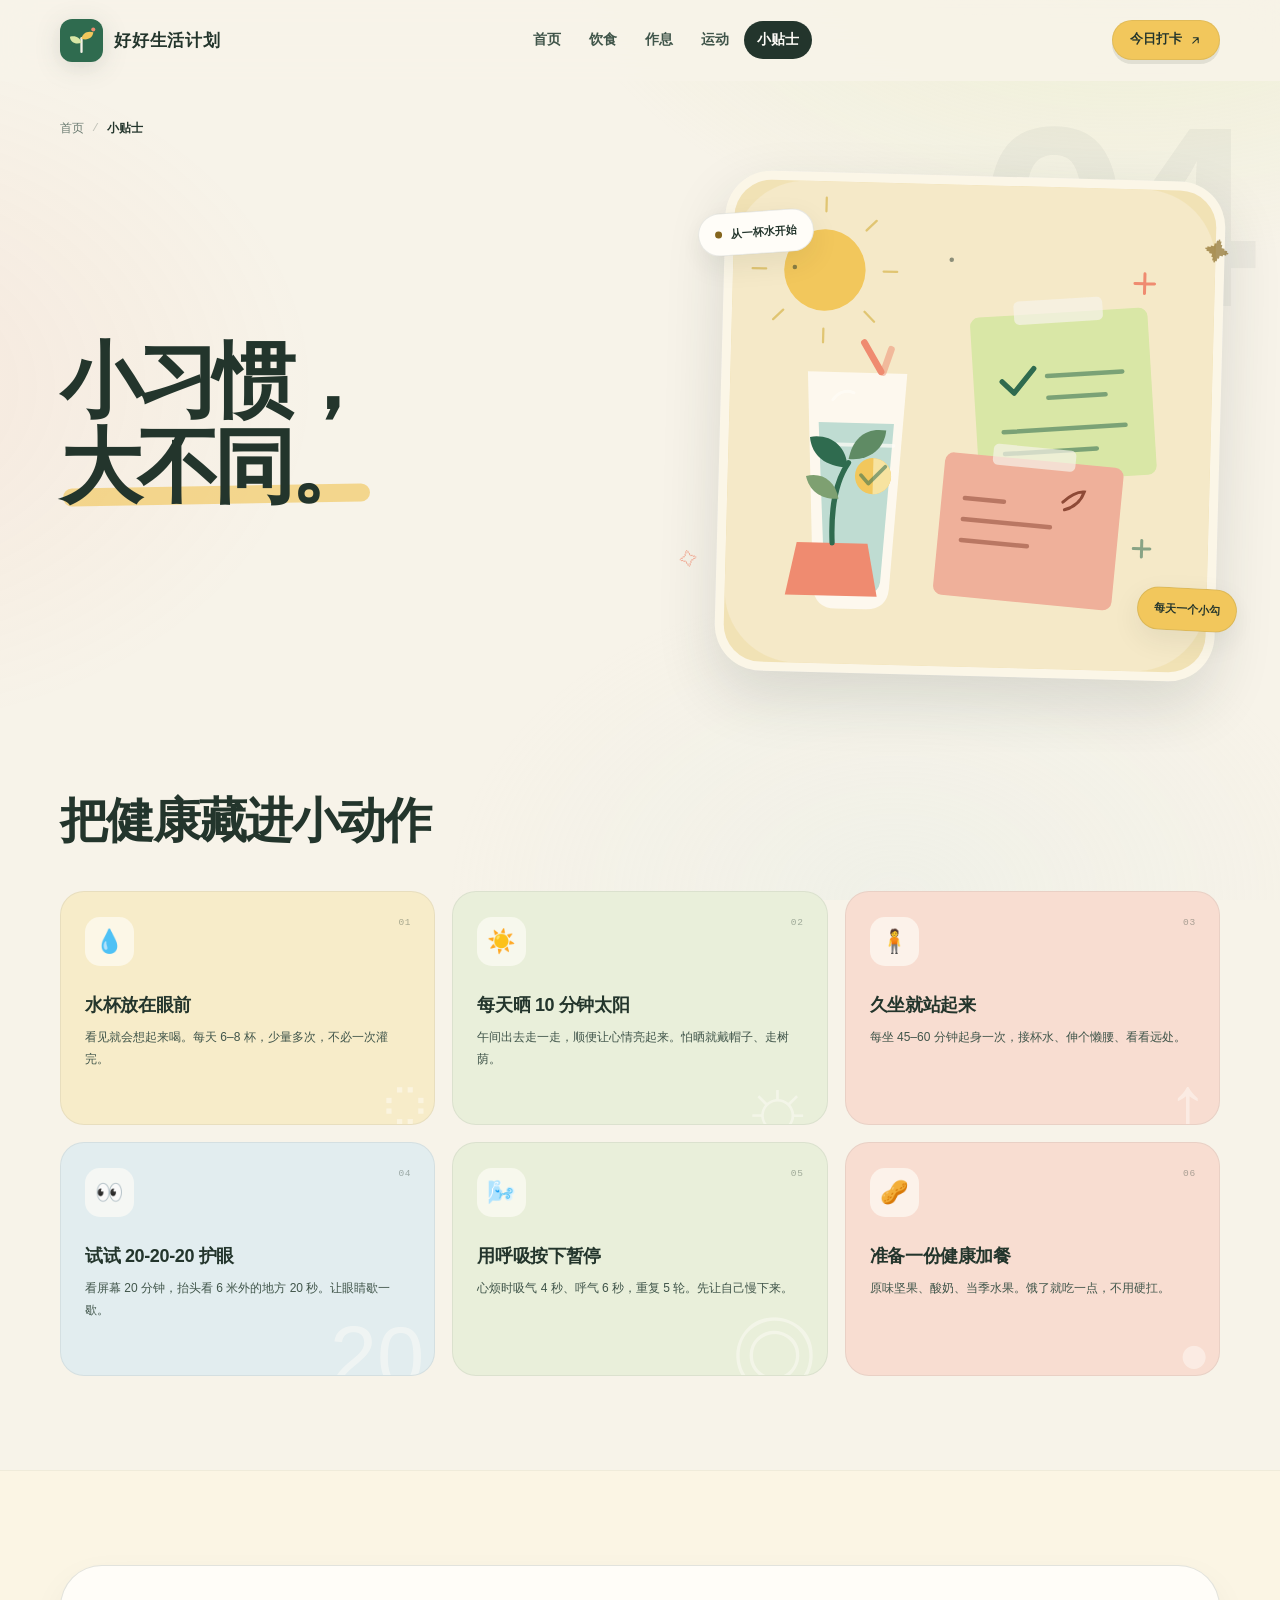
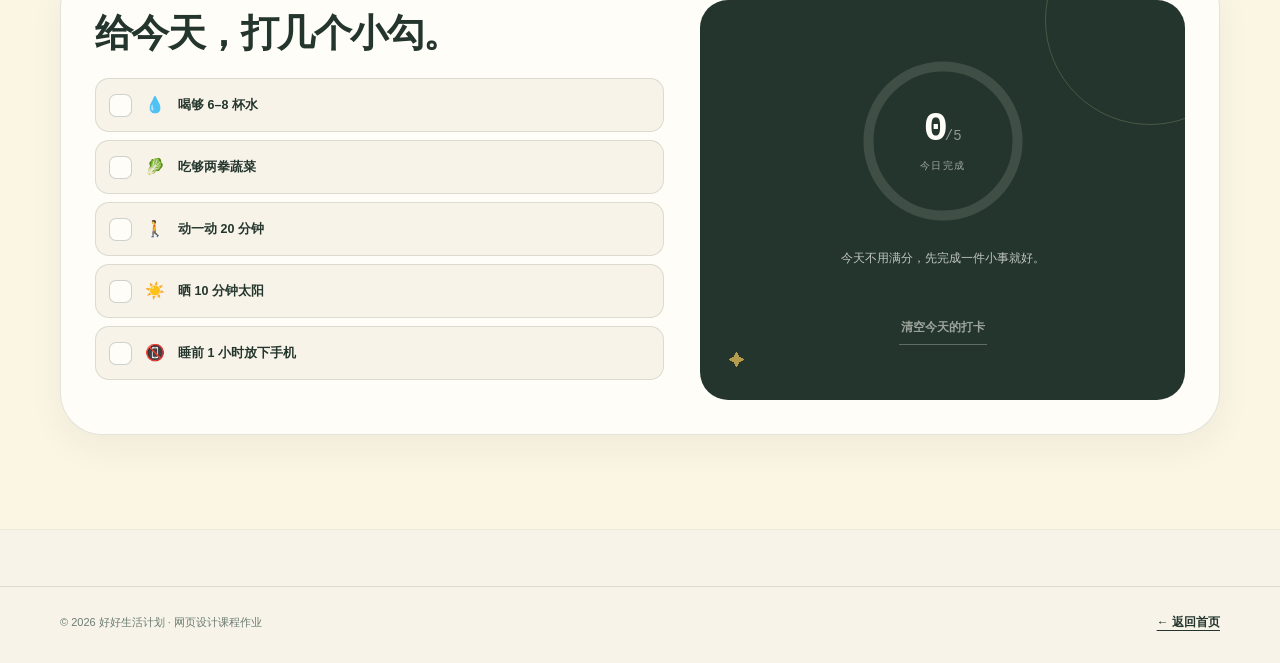
<file: MyWeb/web/tips.html>
<!DOCTYPE html>
<html lang="zh-CN">
<head>
  <meta charset="UTF-8">
  <meta name="viewport" content="width=device-width, initial-scale=1.0">
  <meta name="description" content="健康生活小贴士与每日打卡：喝水、晒太阳、久坐起身、护眼、呼吸和健康加餐，从小动作开始照顾自己。">
  <meta name="theme-color" content="#1d4635">
  <title>小习惯大不同 · 小贴士 | 好好生活计划</title>
  <link rel="icon" href="../image/favicon.svg" type="image/svg+xml">
  <link rel="stylesheet" href="style.css">
  <script>document.documentElement.classList.add('js');</script>
  <script src="script.js" defer></script>
</head>
<body id="top" class="theme-tips">
  <a class="skip-link" href="#main-content">跳到主要内容</a>

  <header class="site-header">
    <div class="container header-inner">
      <a class="brand" href="../index.html" aria-label="好好生活计划首页">
        <span class="brand__mark">
          <img src="../image/favicon.svg" width="43" height="43" alt="">
        </span>
        <span class="brand__text">
          <strong>好好生活计划</strong>
        </span>
      </a>

      <nav class="nav" id="site-nav" aria-label="主导航">
        <a href="../index.html">首页</a>
        <a href="diet.html">饮食</a>
        <a href="sleep.html">作息</a>
        <a href="exercise.html">运动</a>
        <a href="tips.html" aria-current="page">小贴士</a>
      </nav>

      <a class="header-cta" href="#checkin">
        今日打卡
        <svg width="13" height="13" viewBox="0 0 24 24" fill="none" aria-hidden="true">
          <path d="M7 17 17 7M8 7h9v9" stroke="currentColor" stroke-width="2" stroke-linecap="round" stroke-linejoin="round"/>
        </svg>
      </a>

      <button class="nav-toggle" type="button" aria-expanded="false" aria-controls="site-nav" aria-label="打开导航菜单">
        <span class="nav-toggle__lines" aria-hidden="true">
          <span></span><span></span><span></span>
        </span>
      </button>

      <span class="scroll-progress" aria-hidden="true"></span>
    </div>
  </header>

  <main id="main-content">
    <section class="page-hero">
      <span class="page-hero__watermark" aria-hidden="true">04</span>
      <div class="container">
        <nav class="breadcrumb" aria-label="面包屑导航">
          <a href="../index.html">首页</a>
          <span class="breadcrumb__sep" aria-hidden="true">/</span>
          <span aria-current="page">小贴士</span>
        </nav>

        <div class="page-hero__grid">
          <div class="page-hero__copy reveal">
            <h1>小习惯，<br><span class="accent-underline">大不同。</span></h1>
          </div>

          <div class="page-hero__art reveal" style="--delay: 120ms">
            <div class="page-art-frame">
              <img src="../image/art-tips.svg" width="640" height="640" alt="水杯、写满勾选清单的便利贴和一株小植物的插画">
            </div>
            <span class="art-chip art-chip--tl"><span class="art-chip__dot" aria-hidden="true"></span>从一杯水开始</span>
            <span class="art-chip art-chip--br art-chip--sun">每天一个小勾</span>
            <span class="art-spark art-spark--one" aria-hidden="true">✦</span>
            <span class="art-spark art-spark--two" aria-hidden="true">✧</span>
          </div>
        </div>
      </div>
    </section>

    <section class="section section--tight-top">
      <div class="container">
        <div class="section-head reveal">
          <div class="section-head__main">
            <h2>把健康藏进小动作</h2>
          </div>
        </div>

        <div class="tips-grid">
          <article class="tip-card reveal">
            <span class="tip-card__num">01</span>
            <span class="tip-card__emoji" aria-hidden="true">💧</span>
            <h3>水杯放在眼前</h3>
            <p>看见就会想起来喝。每天 6–8 杯，少量多次，不必一次灌完。</p>
            <span class="tip-card__ghost" aria-hidden="true">◌</span>
          </article>

          <article class="tip-card reveal" style="--delay: 60ms">
            <span class="tip-card__num">02</span>
            <span class="tip-card__emoji" aria-hidden="true">☀️</span>
            <h3>每天晒 10 分钟太阳</h3>
            <p>午间出去走一走，顺便让心情亮起来。怕晒就戴帽子、走树荫。</p>
            <span class="tip-card__ghost" aria-hidden="true">☼</span>
          </article>

          <article class="tip-card reveal" style="--delay: 100ms">
            <span class="tip-card__num">03</span>
            <span class="tip-card__emoji" aria-hidden="true">🧍</span>
            <h3>久坐就站起来</h3>
            <p>每坐 45–60 分钟起身一次，接杯水、伸个懒腰、看看远处。</p>
            <span class="tip-card__ghost" aria-hidden="true">↑</span>
          </article>

          <article class="tip-card reveal" style="--delay: 140ms">
            <span class="tip-card__num">04</span>
            <span class="tip-card__emoji" aria-hidden="true">👀</span>
            <h3>试试 20-20-20 护眼</h3>
            <p>看屏幕 20 分钟，抬头看 6 米外的地方 20 秒。让眼睛歇一歇。</p>
            <span class="tip-card__ghost" aria-hidden="true">20</span>
          </article>

          <article class="tip-card reveal" style="--delay: 180ms">
            <span class="tip-card__num">05</span>
            <span class="tip-card__emoji" aria-hidden="true">🌬️</span>
            <h3>用呼吸按下暂停</h3>
            <p>心烦时吸气 4 秒、呼气 6 秒，重复 5 轮。先让自己慢下来。</p>
            <span class="tip-card__ghost" aria-hidden="true">◎</span>
          </article>

          <article class="tip-card reveal" style="--delay: 220ms">
            <span class="tip-card__num">06</span>
            <span class="tip-card__emoji" aria-hidden="true">🥜</span>
            <h3>准备一份健康加餐</h3>
            <p>原味坚果、酸奶、当季水果。饿了就吃一点，不用硬扛。</p>
            <span class="tip-card__ghost" aria-hidden="true">•</span>
          </article>
        </div>
      </div>
    </section>

    <section class="section section--tint" id="checkin">
      <div class="container">
        <div class="checkin reveal" data-checkin>
          <div class="checkin__main">
            <h2>给今天，打几个小勾。</h2>

            <div class="check-list">
              <label class="check-row">
                <input type="checkbox" data-check="water">
                <span class="check-box" aria-hidden="true">✓</span>
                <span class="check-row__emoji" aria-hidden="true">💧</span>
                <span class="check-row__text">喝够 6–8 杯水</span>
              </label>

              <label class="check-row">
                <input type="checkbox" data-check="veg">
                <span class="check-box" aria-hidden="true">✓</span>
                <span class="check-row__emoji" aria-hidden="true">🥬</span>
                <span class="check-row__text">吃够两拳蔬菜</span>
              </label>

              <label class="check-row">
                <input type="checkbox" data-check="move">
                <span class="check-box" aria-hidden="true">✓</span>
                <span class="check-row__emoji" aria-hidden="true">🚶</span>
                <span class="check-row__text">动一动 20 分钟</span>
              </label>

              <label class="check-row">
                <input type="checkbox" data-check="sun">
                <span class="check-box" aria-hidden="true">✓</span>
                <span class="check-row__emoji" aria-hidden="true">☀️</span>
                <span class="check-row__text">晒 10 分钟太阳</span>
              </label>

              <label class="check-row">
                <input type="checkbox" data-check="screen">
                <span class="check-box" aria-hidden="true">✓</span>
                <span class="check-row__emoji" aria-hidden="true">📵</span>
                <span class="check-row__text">睡前 1 小时放下手机</span>
              </label>
            </div>
          </div>

          <div class="checkin__meter">
            <div class="ring" aria-hidden="true">
              <svg viewBox="0 0 120 120">
                <circle class="ring__bg" cx="60" cy="60" r="52" pathLength="100"></circle>
                <circle class="ring__value" cx="60" cy="60" r="52" pathLength="100" data-check-ring></circle>
              </svg>
              <div class="ring__center">
                <span class="ring__count"><span data-check-count>0</span><small>/5</small></span>
                <span class="ring__label">今日完成</span>
              </div>
            </div>
            <p class="checkin__message" data-check-message aria-live="polite">今天不用满分，先完成一件小事就好。</p>
            <button class="btn-text" type="button" data-check-reset>清空今天的打卡</button>
          </div>
        </div>
      </div>
    </section>


  </main>

  <footer class="site-footer-simple">
    <div class="container site-footer-simple__inner">
      <span>© <span data-year>2026</span> 好好生活计划 · 网页设计课程作业</span>
      <a class="simple-home-link" href="../index.html">← 返回首页</a>
    </div>
  </footer>
</body>
</html>
</file>
<file: MyWeb/web/style.css>
/* =========================================================
   好好生活计划 · 健康生活主题网站
   Shared stylesheet for MyWeb
   ========================================================= */

:root {
  --paper: #f7f3e9;
  --paper-2: #fffdf8;
  --paper-3: #eee8da;
  --ink: #23352c;
  --ink-soft: #40554a;
  --muted: #6c7c72;
  --green: #2f6b4f;
  --green-deep: #1d4635;
  --lime: #d9e7a6;
  --sun: #f2c75c;
  --coral: #ef8b70;
  --coral-deep: #a94f39;
  --sky: #dbeae4;
  --lav: #e7e2f0;
  --peach: #f8ddd1;
  --butter: #f7ecc9;
  --line: rgba(35, 53, 44, 0.13);
  --line-strong: rgba(35, 53, 44, 0.22);
  --container: 1160px;
  --radius-xl: 42px;
  --radius-lg: 30px;
  --radius-md: 22px;
  --shadow-sm: 0 10px 28px rgba(35, 53, 44, 0.08);
  --shadow-md: 0 24px 60px rgba(35, 53, 44, 0.14);
  --shadow-lg: 0 36px 90px rgba(35, 53, 44, 0.18);
  --font-sans: "Microsoft YaHei UI", "Microsoft YaHei", "PingFang SC",
    "Hiragino Sans GB", "Noto Sans SC", "Source Han Sans SC", sans-serif;
  --font-mono: "Cascadia Mono", "SFMono-Regular", "Consolas", "Liberation Mono",
    monospace;
  --ease: cubic-bezier(0.22, 1, 0.36, 1);
  --page-accent: #2f6b4f;
  --page-accent-deep: #1d4635;
  --page-soft: #e9efda;
  --page-soft-2: #f2f6e8;
  --page-art: #dee9cc;
}

body.theme-home {
  --page-accent: #2f6b4f;
  --page-accent-deep: #1d4635;
  --page-soft: #e9efda;
  --page-soft-2: #f2f6e8;
  --page-art: #dee9cc;
}

body.theme-diet {
  --page-accent: #2f6b4f;
  --page-accent-deep: #1d4635;
  --page-soft: #e9efda;
  --page-soft-2: #f3f7ea;
  --page-art: #dee9cc;
}

body.theme-sleep {
  --page-accent: #59527b;
  --page-accent-deep: #3f3a5a;
  --page-soft: #ece8f3;
  --page-soft-2: #f5f2f9;
  --page-art: #e4dff0;
}

body.theme-exercise {
  --page-accent: #a6533c;
  --page-accent-deep: #7c3d2c;
  --page-soft: #f8e1d6;
  --page-soft-2: #fcf1eb;
  --page-art: #f3cdbd;
}

body.theme-tips {
  --page-accent: #84651d;
  --page-accent-deep: #5f4a16;
  --page-soft: #f7ecce;
  --page-soft-2: #fbf5e4;
  --page-art: #f1e2b5;
}

/* ---------- Base ---------- */

*,
*::before,
*::after {
  box-sizing: border-box;
}

html {
  scroll-behavior: smooth;
  -webkit-text-size-adjust: 100%;
}

body {
  margin: 0;
  color: var(--ink);
  background: var(--paper);
  font-family: var(--font-sans);
  font-size: 16px;
  line-height: 1.75;
  -webkit-font-smoothing: antialiased;
  text-rendering: optimizeLegibility;
  overflow-x: hidden;
}

body::before {
  content: "";
  position: fixed;
  inset: 0;
  z-index: -1;
  pointer-events: none;
  background:
    radial-gradient(900px 520px at 88% -8%, rgba(217, 231, 166, 0.34), transparent 64%),
    radial-gradient(760px 560px at -12% 43%, rgba(239, 139, 112, 0.1), transparent 62%),
    radial-gradient(700px 500px at 70% 100%, rgba(219, 234, 228, 0.24), transparent 64%);
}

h1,
h2,
h3,
h4,
p,
figure,
blockquote,
dl,
dd {
  margin: 0;
}

ul,
ol {
  margin: 0;
  padding: 0;
  list-style: none;
}

img,
svg {
  display: block;
  max-width: 100%;
}

img {
  height: auto;
}

a {
  color: inherit;
  text-decoration: none;
}

button,
input {
  font: inherit;
}

button {
  color: inherit;
}

::selection {
  color: var(--ink);
  background: var(--sun);
}

:focus-visible {
  outline: 3px solid var(--coral);
  outline-offset: 4px;
  border-radius: 6px;
}

[hidden] {
  display: none !important;
}

.container {
  width: min(var(--container), calc(100% - 48px));
  margin-inline: auto;
}

.sr-only {
  position: absolute !important;
  width: 1px;
  height: 1px;
  padding: 0;
  margin: -1px;
  overflow: hidden;
  clip: rect(0, 0, 0, 0);
  white-space: nowrap;
  border: 0;
}

.skip-link {
  position: fixed;
  top: 10px;
  left: 10px;
  z-index: 999;
  padding: 10px 16px;
  border-radius: 999px;
  color: var(--paper-2);
  background: var(--ink);
  font-size: 13px;
  transform: translateY(-180%);
  transition: transform 0.2s ease;
}

.skip-link:focus {
  transform: translateY(0);
}

section[id] {
  scroll-margin-top: 104px;
}

/* ---------- Header ---------- */

.site-header {
  position: sticky;
  top: 0;
  z-index: 80;
  background: rgba(247, 243, 233, 0.88);
  border-bottom: 1px solid transparent;
  backdrop-filter: blur(16px);
  -webkit-backdrop-filter: blur(16px);
  transition: border-color 0.25s ease, box-shadow 0.25s ease,
    background 0.25s ease;
}

.site-header.is-scrolled {
  background: rgba(247, 243, 233, 0.95);
  border-bottom-color: var(--line);
  box-shadow: 0 14px 32px rgba(35, 53, 44, 0.055);
}

.header-inner {
  position: relative;
  min-height: 80px;
  display: flex;
  align-items: center;
  justify-content: space-between;
  gap: 24px;
}

.scroll-progress {
  position: absolute;
  left: 0;
  bottom: -1px;
  width: 100%;
  height: 2px;
  background: var(--coral);
  transform: scaleX(0);
  transform-origin: 0 50%;
  will-change: transform;
}

.brand {
  display: inline-flex;
  align-items: center;
  gap: 11px;
  flex: 0 0 auto;
  border-radius: 12px;
}

.brand__mark {
  width: 43px;
  height: 43px;
  flex: 0 0 auto;
  filter: drop-shadow(0 5px 12px rgba(35, 53, 44, 0.14));
}

.brand__mark svg,
.brand__mark img {
  width: 100%;
  height: 100%;
  object-fit: contain;
}

.brand__text {
  display: flex;
  flex-direction: column;
  line-height: 1.15;
}

.brand__text strong {
  font-size: 16.5px;
  font-weight: 800;
  letter-spacing: 0.05em;
}

.brand__text small {
  margin-top: 4px;
  color: var(--muted);
  font-family: var(--font-mono);
  font-size: 8px;
  letter-spacing: 0.15em;
}

.nav {
  display: flex;
  align-items: center;
  gap: 2px;
}

.nav a {
  display: inline-flex;
  align-items: center;
  justify-content: center;
  min-height: 38px;
  padding: 7px 13px;
  border-radius: 999px;
  color: var(--ink-soft);
  font-size: 13.5px;
  font-weight: 600;
  transition: background 0.2s ease, color 0.2s ease, transform 0.2s ease;
}

.nav a:hover {
  color: var(--green-deep);
  background: rgba(47, 107, 79, 0.085);
}

.nav a[aria-current="page"] {
  color: var(--paper-2);
  background: var(--ink);
}

.header-cta {
  display: inline-flex;
  align-items: center;
  justify-content: center;
  gap: 7px;
  min-height: 40px;
  padding: 8px 17px;
  border: 1px solid rgba(35, 53, 44, 0.08);
  border-radius: 999px;
  background: var(--sun);
  color: var(--ink);
  font-size: 12.5px;
  font-weight: 800;
  box-shadow: 0 4px 0 rgba(35, 53, 44, 0.1);
  transition: transform 0.2s var(--ease), box-shadow 0.2s ease,
    background 0.2s ease;
}

.header-cta:hover {
  background: #f7d476;
  transform: translateY(-2px);
  box-shadow: 0 6px 0 rgba(35, 53, 44, 0.1);
}

.nav-toggle {
  display: none;
  width: 43px;
  height: 43px;
  padding: 0;
  border: 1px solid var(--line);
  border-radius: 50%;
  background: var(--paper-2);
  cursor: pointer;
}

.nav-toggle__lines {
  position: relative;
  display: block;
  width: 17px;
  height: 11px;
  margin: auto;
}

.nav-toggle__lines span {
  position: absolute;
  left: 0;
  width: 17px;
  height: 2px;
  border-radius: 2px;
  background: var(--ink);
  transition: transform 0.25s var(--ease), opacity 0.2s ease,
    top 0.25s var(--ease);
}

.nav-toggle__lines span:nth-child(1) {
  top: 0;
}

.nav-toggle__lines span:nth-child(2) {
  top: 4.5px;
}

.nav-toggle__lines span:nth-child(3) {
  top: 9px;
}

.nav-toggle[aria-expanded="true"] .nav-toggle__lines span:nth-child(1) {
  top: 4.5px;
  transform: rotate(45deg);
}

.nav-toggle[aria-expanded="true"] .nav-toggle__lines span:nth-child(2) {
  opacity: 0;
}

.nav-toggle[aria-expanded="true"] .nav-toggle__lines span:nth-child(3) {
  top: 4.5px;
  transform: rotate(-45deg);
}

/* ---------- Type helpers ---------- */

.eyebrow,
.kicker {
  display: inline-flex;
  align-items: center;
  gap: 10px;
  color: var(--page-accent);
  font-family: var(--font-mono);
  font-size: 10.5px;
  font-weight: 600;
  letter-spacing: 0.17em;
  line-height: 1.5;
  text-transform: uppercase;
}

.eyebrow::before,
.kicker::before {
  content: "";
  width: 27px;
  height: 1px;
  flex: 0 0 auto;
  background: currentColor;
  opacity: 0.75;
}

.kicker--plain::before {
  display: none;
}

.accent-text {
  color: var(--page-accent);
}

.accent-underline {
  position: relative;
  z-index: 0;
  display: inline-block;
}

.accent-underline::after {
  content: "";
  position: absolute;
  left: 1%;
  right: -1%;
  bottom: 0.07em;
  z-index: -1;
  height: 0.22em;
  border-radius: 999px;
  background: var(--sun);
  opacity: 0.65;
  transform: rotate(-1deg);
}

.section {
  padding: 94px 0;
}

.section--tight-top {
  padding-top: 28px;
}

.section--tight-bottom {
  padding-bottom: 34px;
}

.section--tint {
  background: var(--page-soft-2);
  border-top: 1px solid rgba(35, 53, 44, 0.055);
  border-bottom: 1px solid rgba(35, 53, 44, 0.055);
}

.section-head {
  display: flex;
  align-items: flex-end;
  justify-content: space-between;
  gap: 40px;
  margin-bottom: 42px;
}

.section-head__main {
  max-width: 700px;
}

.section-head h2 {
  margin-top: 13px;
  font-size: clamp(31px, 4vw, 48px);
  font-weight: 800;
  letter-spacing: -0.035em;
  line-height: 1.16;
}

.section-head p {
  max-width: 390px;
  margin-bottom: 5px;
  color: var(--muted);
  font-size: 14.5px;
  line-height: 1.85;
}

.section-head__aside {
  flex: 0 0 auto;
  padding-bottom: 6px;
  color: var(--page-accent);
  font-family: var(--font-mono);
  font-size: 11px;
  letter-spacing: 0.14em;
}

.text-link {
  display: inline-flex;
  align-items: center;
  gap: 8px;
  font-size: 13px;
  font-weight: 800;
  color: var(--ink);
}

.text-link svg {
  width: 16px;
  height: 16px;
  transition: transform 0.25s var(--ease);
}

.text-link:hover svg {
  transform: translate(3px, -3px);
}

/* ---------- Buttons ---------- */

.btn {
  display: inline-flex;
  align-items: center;
  justify-content: center;
  gap: 9px;
  min-height: 50px;
  padding: 12px 24px;
  border: 1px solid transparent;
  border-radius: 999px;
  background: var(--ink);
  color: var(--paper-2);
  font-size: 13.5px;
  font-weight: 800;
  letter-spacing: 0.015em;
  box-shadow: 0 10px 24px rgba(35, 53, 44, 0.16);
  cursor: pointer;
  transition: transform 0.25s var(--ease), box-shadow 0.25s ease,
    background 0.25s ease;
}

.btn:hover {
  background: var(--green);
  transform: translateY(-3px);
  box-shadow: 0 16px 32px rgba(35, 53, 44, 0.2);
}

.btn svg {
  width: 17px;
  height: 17px;
}

.btn--sun {
  background: var(--sun);
  color: var(--ink);
  box-shadow: 0 10px 24px rgba(242, 199, 92, 0.22);
}

.btn--sun:hover {
  background: #f7d476;
  color: var(--ink);
}

.btn--ghost {
  background: transparent;
  color: var(--ink);
  border-color: var(--line-strong);
  box-shadow: none;
}

.btn--ghost:hover {
  background: rgba(35, 53, 44, 0.06);
  color: var(--ink);
  box-shadow: none;
}

.btn--light {
  background: var(--paper-2);
  color: var(--ink);
  box-shadow: none;
}

.btn--light:hover {
  background: var(--lime);
  color: var(--ink);
}

.btn--small {
  min-height: 42px;
  padding: 9px 17px;
  font-size: 12px;
}

.btn-text {
  display: inline-flex;
  align-items: center;
  gap: 7px;
  padding: 6px 2px;
  border: 0;
  border-bottom: 1px solid var(--line-strong);
  border-radius: 0;
  background: transparent;
  color: var(--muted);
  font-size: 12px;
  font-weight: 700;
  cursor: pointer;
  transition: color 0.2s ease, border-color 0.2s ease;
}

.btn-text:hover {
  color: var(--ink);
  border-bottom-color: var(--ink);
}

/* ---------- Home hero ---------- */

.hero {
  position: relative;
  padding: 68px 0 88px;
  overflow: hidden;
}

.hero::before {
  content: "✦";
  position: absolute;
  top: 10%;
  left: 47%;
  color: var(--coral);
  font-size: 28px;
  opacity: 0.65;
  transform: rotate(12deg);
}

.hero__grid {
  display: grid;
  grid-template-columns: minmax(0, 1.02fr) minmax(0, 0.98fr);
  gap: 58px;
  align-items: center;
}

.hero__copy {
  position: relative;
  z-index: 5;
  max-width: 615px;
}

.hero h1 {
  margin: 20px 0 24px;
  font-size: clamp(52px, 7.1vw, 88px);
  font-weight: 800;
  letter-spacing: -0.07em;
  line-height: 1.04;
}

.hero h1 .line {
  display: block;
}

.hero__lede {
  max-width: 455px;
  color: var(--muted);
  font-size: 16px;
  line-height: 1.95;
}

.hero__actions {
  display: flex;
  flex-wrap: wrap;
  align-items: center;
  gap: 22px;
  margin-top: 32px;
}

.hero__meta {
  display: flex;
  align-items: stretch;
  gap: 25px;
  max-width: 500px;
  margin-top: 42px;
  padding-top: 22px;
  border-top: 1px solid var(--line);
}

.hero__meta-item {
  display: flex;
  flex-direction: column;
  gap: 2px;
  padding-right: 25px;
  border-right: 1px solid var(--line);
}

.hero__meta-item:last-child {
  padding-right: 0;
  border-right: 0;
}

.hero__meta strong {
  font-family: var(--font-mono);
  font-size: 21px;
  font-weight: 700;
  line-height: 1.3;
  letter-spacing: -0.04em;
}

.hero__meta span {
  color: var(--muted);
  font-size: 11px;
  line-height: 1.5;
}

.hero__art {
  position: relative;
  height: 600px;
  min-width: 0;
}

.hero__blob {
  position: absolute;
  inset: 8% 0 2% 7%;
  border-radius: 44% 56% 58% 42% / 42% 44% 56% 58%;
  background: var(--sky);
  transform: rotate(-4deg);
}

.hero__blob::after {
  content: "";
  position: absolute;
  inset: 14% 10% 8% 16%;
  border: 1px dashed rgba(47, 107, 79, 0.25);
  border-radius: 50%;
}

.hero__photo {
  position: absolute;
  overflow: hidden;
  border: 8px solid var(--paper-2);
  border-radius: 32px;
  background: var(--paper-3);
  box-shadow: var(--shadow-md);
}

.hero__photo img {
  width: 100%;
  height: 100%;
  object-fit: cover;
}

.hero__photo--main {
  top: 0;
  right: 4%;
  z-index: 2;
  width: 57%;
  aspect-ratio: 4 / 5;
  transform: rotate(2.5deg);
}

.hero__photo--small {
  top: 38%;
  left: 0;
  z-index: 3;
  width: 41%;
  aspect-ratio: 1;
  transform: rotate(-5deg);
}

.hero__photo--tiny {
  right: -1%;
  bottom: 0;
  z-index: 4;
  width: 29%;
  aspect-ratio: 1;
  transform: rotate(6deg);
}

.hero__badge {
  position: absolute;
  top: 13%;
  left: 3%;
  z-index: 6;
  display: grid;
  place-items: center;
  width: 94px;
  height: 94px;
  border-radius: 50%;
  background: var(--sun);
  color: var(--ink);
  font-size: 13px;
  font-weight: 900;
  line-height: 1.35;
  letter-spacing: 0.1em;
  text-align: center;
  box-shadow: 0 14px 30px rgba(35, 53, 44, 0.14);
  transform: rotate(-9deg);
}

.hero__badge::after {
  content: "✦";
  display: block;
  margin-top: 2px;
  font-size: 10px;
  font-weight: 400;
}

.hero__note {
  position: absolute;
  bottom: 3%;
  left: 3%;
  z-index: 6;
  width: 48%;
  padding: 18px 20px 19px;
  border: 1px solid rgba(35, 53, 44, 0.1);
  border-radius: 20px;
  background: var(--paper-2);
  box-shadow: var(--shadow-sm);
  transform: rotate(-2deg);
}

.hero__note-label {
  display: block;
  margin-bottom: 5px;
  color: var(--green);
  font-family: var(--font-mono);
  font-size: 9px;
  letter-spacing: 0.15em;
}

.hero__note strong {
  display: block;
  font-size: 13px;
  line-height: 1.55;
}

.hero__note small {
  display: block;
  margin-top: 3px;
  color: var(--muted);
  font-size: 10.5px;
  line-height: 1.55;
}

/* ---------- Theme cards ---------- */

.theme-grid {
  display: grid;
  grid-template-columns: repeat(2, minmax(0, 1fr));
  gap: 22px;
}

.theme-card {
  position: relative;
  display: grid;
  grid-template-columns: minmax(0, 1.08fr) minmax(165px, 0.92fr);
  gap: 13px;
  min-height: 306px;
  padding: 15px;
  overflow: hidden;
  border: 1px solid rgba(35, 53, 44, 0.075);
  border-radius: var(--radius-lg);
  background: #e9efda;
  transition: transform 0.4s var(--ease), box-shadow 0.4s ease;
}

.theme-card--sleep {
  background: #e8e4f0;
}

.theme-card--move {
  background: #f8ddd1;
}

.theme-card--tips {
  background: #f7ecc9;
}

.theme-card:hover {
  z-index: 2;
  transform: translateY(-7px);
  box-shadow: var(--shadow-md);
}

.theme-card__body {
  display: flex;
  flex-direction: column;
  align-items: flex-start;
  padding: 18px 4px 16px 14px;
}

.theme-card__meta {
  display: flex;
  align-items: center;
  justify-content: space-between;
  width: 100%;
  gap: 16px;
}

.theme-card__num {
  color: rgba(35, 53, 44, 0.47);
  font-family: var(--font-mono);
  font-size: 10.5px;
  letter-spacing: 0.1em;
}

.theme-card__icon {
  display: grid;
  place-items: center;
  width: 38px;
  height: 38px;
  border: 1px solid rgba(35, 53, 44, 0.12);
  border-radius: 50%;
  background: rgba(255, 253, 248, 0.5);
}

.theme-card__icon svg {
  width: 19px;
  height: 19px;
  stroke: var(--ink);
}

.theme-card h3 {
  margin-top: auto;
  padding-top: 38px;
  font-size: clamp(25px, 2.5vw, 33px);
  font-weight: 800;
  letter-spacing: -0.045em;
  line-height: 1.25;
}

.theme-card p {
  max-width: 270px;
  margin-top: 8px;
  color: var(--ink-soft);
  font-size: 12.5px;
  line-height: 1.8;
}

.theme-card__link {
  display: inline-flex;
  align-items: center;
  gap: 8px;
  margin-top: 20px;
  padding: 7px 12px;
  border: 1px solid rgba(35, 53, 44, 0.12);
  border-radius: 999px;
  background: rgba(255, 253, 248, 0.55);
  font-size: 11px;
  font-weight: 800;
  transition: background 0.2s ease, gap 0.2s ease;
}

.theme-card:hover .theme-card__link {
  gap: 12px;
  background: var(--paper-2);
}

.theme-card__link svg {
  width: 14px;
  height: 14px;
}

.theme-card__thumb {
  position: relative;
  min-height: 276px;
  overflow: hidden;
  border: 6px solid rgba(255, 253, 248, 0.62);
  border-radius: 23px;
  background: rgba(255, 253, 248, 0.3);
  transform: rotate(1.6deg);
  transition: transform 0.45s var(--ease);
}

.theme-card:nth-child(even) .theme-card__thumb {
  transform: rotate(-1.6deg);
}

.theme-card:hover .theme-card__thumb,
.theme-card:nth-child(even):hover .theme-card__thumb {
  transform: rotate(0);
}

.theme-card__thumb img {
  width: 100%;
  height: 100%;
  object-fit: cover;
}

.theme-card--move .theme-card__thumb img,
.theme-card--tips .theme-card__thumb img,
.theme-card--sleep .theme-card__thumb img {
  object-position: center;
}

.theme-card__thumb::after {
  content: "";
  position: absolute;
  inset: 0;
  background: linear-gradient(180deg, transparent 65%, rgba(35, 53, 44, 0.11));
  pointer-events: none;
}

/* ---------- Daily note / dark panel ---------- */

.daily-note {
  position: relative;
  display: grid;
  grid-template-columns: 68px minmax(0, 1fr) auto;
  gap: 30px;
  align-items: center;
  padding: 45px 46px;
  overflow: hidden;
  border-radius: var(--radius-xl);
  background: var(--green-deep);
  color: var(--paper-2);
  box-shadow: var(--shadow-md);
}

.daily-note::before {
  content: "“";
  position: absolute;
  top: -48px;
  right: 26%;
  color: var(--lime);
  font-family: Georgia, serif;
  font-size: 210px;
  line-height: 1;
  opacity: 0.08;
  pointer-events: none;
}

.daily-note::after {
  content: "✦";
  position: absolute;
  right: 30px;
  bottom: 22px;
  color: var(--sun);
  font-size: 20px;
  opacity: 0.75;
}

.daily-note__icon {
  display: grid;
  place-items: center;
  width: 68px;
  height: 68px;
  border-radius: 50%;
  background: var(--sun);
  color: var(--ink);
  font-size: 25px;
  transform: rotate(-5deg);
}

.daily-note__body {
  position: relative;
  z-index: 1;
  min-width: 0;
}

.daily-note__label {
  display: block;
  margin-bottom: 7px;
  color: var(--lime);
  font-family: var(--font-mono);
  font-size: 9.5px;
  letter-spacing: 0.17em;
}

.daily-note__text {
  max-width: 720px;
  font-size: clamp(18px, 2.2vw, 24px);
  font-weight: 700;
  letter-spacing: -0.015em;
  line-height: 1.6;
}

.daily-note__text em {
  color: var(--sun);
  font-style: normal;
}

.daily-note__action {
  position: relative;
  z-index: 1;
  flex: 0 0 auto;
}

/* ---------- Page hero ---------- */

.page-hero {
  position: relative;
  padding: 37px 0 76px;
  overflow: hidden;
}

.page-hero__watermark {
  position: absolute;
  top: 3%;
  right: 3.8%;
  color: rgba(35, 53, 44, 0.045);
  font-family: var(--font-mono);
  font-size: clamp(150px, 21vw, 270px);
  font-weight: 700;
  letter-spacing: -0.12em;
  line-height: 1;
  pointer-events: none;
  user-select: none;
}

.page-hero__grid {
  position: relative;
  z-index: 1;
  display: grid;
  grid-template-columns: minmax(0, 1.04fr) minmax(0, 0.96fr);
  gap: 58px;
  align-items: center;
}

.breadcrumb {
  display: flex;
  align-items: center;
  gap: 8px;
  margin-bottom: 38px;
  color: var(--muted);
  font-size: 11.5px;
}

.breadcrumb a {
  transition: color 0.2s ease;
}

.breadcrumb a:hover {
  color: var(--page-accent);
}

.breadcrumb__sep {
  color: rgba(35, 53, 44, 0.25);
  font-family: var(--font-mono);
}

.breadcrumb [aria-current="page"] {
  color: var(--ink);
  font-weight: 700;
}

.page-hero h1 {
  margin: 18px 0 22px;
  font-size: clamp(51px, 6.6vw, 82px);
  font-weight: 800;
  letter-spacing: -0.065em;
  line-height: 1.05;
}

.page-hero__lede {
  max-width: 465px;
  color: var(--muted);
  font-size: 15.5px;
  line-height: 1.95;
}

.page-hero__facts {
  display: flex;
  flex-wrap: wrap;
  gap: 14px;
  margin-top: 30px;
}

.fact-pill {
  display: inline-flex;
  align-items: center;
  gap: 9px;
  padding: 9px 14px 9px 10px;
  border: 1px solid var(--line);
  border-radius: 999px;
  background: rgba(255, 253, 248, 0.58);
  font-size: 11px;
  font-weight: 600;
  color: var(--ink-soft);
}

.fact-pill__dot {
  width: 7px;
  height: 7px;
  border-radius: 50%;
  background: var(--page-accent);
}

.page-hero__art {
  position: relative;
  max-width: 500px;
  justify-self: end;
  width: 100%;
}

.page-art-frame {
  position: relative;
  width: 100%;
  aspect-ratio: 1 / 1;
  overflow: hidden;
  border: 9px solid rgba(255, 253, 248, 0.75);
  border-radius: 46px;
  background: var(--page-art);
  box-shadow: var(--shadow-md);
  transform: rotate(1.5deg);
}

.page-art-frame img {
  width: 100%;
  height: 100%;
  object-fit: cover;
}

.page-art-frame--photo {
  aspect-ratio: 4 / 4.5;
}

.page-art-frame--photo img {
  object-position: center;
}

.art-chip {
  position: absolute;
  z-index: 2;
  display: inline-flex;
  align-items: center;
  gap: 9px;
  padding: 11px 16px;
  border: 1px solid rgba(35, 53, 44, 0.1);
  border-radius: 999px;
  background: var(--paper-2);
  font-size: 11px;
  font-weight: 700;
  box-shadow: var(--shadow-sm);
}

.art-chip__dot {
  width: 7px;
  height: 7px;
  border-radius: 50%;
  background: var(--page-accent);
}

.art-chip--tl {
  top: 7%;
  left: -22px;
  transform: rotate(-4deg);
}

.art-chip--br {
  right: -17px;
  bottom: 9%;
  transform: rotate(3deg);
}

.art-chip--sun {
  background: var(--sun);
}

.art-spark {
  position: absolute;
  color: var(--page-accent);
  font-size: 25px;
  opacity: 0.65;
}

.art-spark--one {
  top: 11%;
  right: -2%;
  transform: rotate(14deg);
}

.art-spark--two {
  bottom: 20%;
  left: -8%;
  color: var(--coral);
  font-size: 18px;
  transform: rotate(-10deg);
}

/* ---------- Plate diagram ---------- */

.plate-layout {
  display: grid;
  grid-template-columns: minmax(0, 0.9fr) minmax(0, 1.1fr);
  gap: 58px;
  align-items: center;
}

.plate-figure {
  position: relative;
  display: grid;
  place-items: center;
  min-height: 470px;
}

.plate-figure::before {
  content: "";
  position: absolute;
  width: 88%;
  aspect-ratio: 1;
  border: 1px dashed rgba(47, 107, 79, 0.25);
  border-radius: 50%;
  transform: rotate(21deg);
}

.plate-wrap {
  position: relative;
  width: min(372px, 84%);
  aspect-ratio: 1;
  padding: 16px;
  border-radius: 50%;
  background: var(--paper-2);
  box-shadow: 0 30px 65px rgba(35, 53, 44, 0.16);
  transform: rotate(-4deg);
}

.plate {
  position: relative;
  width: 100%;
  height: 100%;
  border-radius: 50%;
  background: conic-gradient(
    from 180deg,
    var(--green) 0 50%,
    var(--coral) 50% 75%,
    var(--sun) 75% 100%
  );
}

.plate::before {
  content: "";
  position: absolute;
  inset: 31%;
  border-radius: 50%;
  background: var(--paper-2);
  box-shadow: inset 0 0 0 1px rgba(35, 53, 44, 0.07);
}

.plate::after {
  content: "我的餐盘";
  position: absolute;
  inset: 36%;
  display: grid;
  place-items: center;
  border-radius: 50%;
  color: var(--green);
  font-size: 15px;
  font-weight: 800;
  line-height: 1.4;
  letter-spacing: 0.08em;
  text-align: center;
  transform: rotate(4deg);
}

.plate-label {
  position: absolute;
  z-index: 2;
  display: flex;
  align-items: center;
  gap: 7px;
  padding: 8px 12px;
  border: 1px solid rgba(35, 53, 44, 0.09);
  border-radius: 999px;
  background: var(--paper-2);
  font-size: 10.5px;
  font-weight: 800;
  box-shadow: 0 8px 20px rgba(35, 53, 44, 0.08);
}

.plate-label::before {
  content: "";
  width: 8px;
  height: 8px;
  border-radius: 50%;
  background: var(--label-color);
}

.plate-label--veg {
  top: 8%;
  left: 5%;
  --label-color: var(--green);
}

.plate-label--protein {
  top: 17%;
  right: -2%;
  --label-color: var(--coral);
}

.plate-label--grain {
  right: 4%;
  bottom: 9%;
  --label-color: var(--sun);
}

.ratio-list {
  border-top: 1px solid var(--line);
}

.ratio-row {
  display: grid;
  grid-template-columns: 63px minmax(0, 1fr);
  gap: 22px;
  align-items: start;
  padding: 22px 0;
  border-bottom: 1px solid var(--line);
}

.ratio-row__percent {
  color: var(--page-accent);
  font-family: var(--font-mono);
  font-size: 25px;
  font-weight: 700;
  line-height: 1.4;
  letter-spacing: -0.04em;
}

.ratio-row h3 {
  margin-bottom: 5px;
  font-size: 18px;
  font-weight: 800;
  letter-spacing: -0.02em;
  line-height: 1.5;
}

.ratio-row p {
  color: var(--muted);
  font-size: 13px;
  line-height: 1.8;
}

.ratio-row__tag {
  display: inline-block;
  margin-top: 8px;
  padding: 3px 9px;
  border-radius: 999px;
  background: var(--page-soft);
  color: var(--page-accent-deep);
  font-size: 10px;
  font-weight: 700;
}

.plate-footnote {
  display: flex;
  align-items: flex-start;
  gap: 10px;
  margin-top: 22px;
  padding: 15px 18px;
  border-radius: 16px;
  background: var(--page-soft);
  color: var(--ink-soft);
  font-size: 12px;
  line-height: 1.75;
}

.plate-footnote span {
  flex: 0 0 auto;
  font-size: 16px;
  line-height: 1.4;
}

/* ---------- Food cards ---------- */

.food-grid {
  display: grid;
  grid-template-columns: repeat(4, minmax(0, 1fr));
  gap: 17px;
}

.food-card {
  position: relative;
  min-height: 256px;
  padding: 23px 22px 22px;
  overflow: hidden;
  border: 1px solid rgba(35, 53, 44, 0.07);
  border-radius: 25px;
  background: #e9efda;
  transition: transform 0.35s var(--ease), box-shadow 0.35s ease;
}

.food-card:nth-child(2) {
  background: #f8ded2;
}

.food-card:nth-child(3) {
  background: #f6ecc9;
}

.food-card:nth-child(4) {
  background: #deebe5;
}

.food-card:hover {
  transform: translateY(-5px);
  box-shadow: var(--shadow-sm);
}

.food-card__emoji {
  position: relative;
  z-index: 1;
  display: grid;
  place-items: center;
  width: 50px;
  height: 50px;
  margin-bottom: 25px;
  border-radius: 16px;
  background: rgba(255, 253, 248, 0.65);
  font-size: 24px;
}

.food-card h3 {
  position: relative;
  z-index: 1;
  margin-bottom: 6px;
  font-size: 19px;
  font-weight: 800;
  letter-spacing: -0.02em;
}

.food-card p {
  position: relative;
  z-index: 1;
  color: var(--ink-soft);
  font-size: 12px;
  line-height: 1.8;
}

.food-card__tag {
  position: relative;
  z-index: 1;
  display: inline-block;
  margin-top: 14px;
  padding: 3px 9px;
  border: 1px solid rgba(35, 53, 44, 0.12);
  border-radius: 999px;
  font-size: 10px;
  font-weight: 800;
}

.food-card__ghost {
  position: absolute;
  right: 8px;
  bottom: -33px;
  color: rgba(255, 253, 248, 0.45);
  font-family: var(--font-mono);
  font-size: 110px;
  font-weight: 700;
  line-height: 1;
  letter-spacing: -0.12em;
  pointer-events: none;
}

.inline-tip {
  display: flex;
  align-items: flex-start;
  gap: 13px;
  margin-top: 22px;
  padding: 20px 24px;
  border: 1px dashed var(--line-strong);
  border-radius: 20px;
  color: var(--ink-soft);
  font-size: 12.5px;
  line-height: 1.8;
}

.inline-tip strong {
  color: var(--ink);
}

.inline-tip__icon {
  flex: 0 0 auto;
  font-size: 17px;
  line-height: 1.5;
}

/* ---------- Meal gallery + lightbox ---------- */

.meal-grid {
  display: grid;
  grid-template-columns: repeat(2, minmax(0, 1fr));
  gap: 25px;
}

.meal-card {
  position: relative;
  padding: 13px 13px 25px;
  border: 1px solid var(--line);
  border-radius: 31px;
  background: var(--paper-2);
  box-shadow: 0 12px 30px rgba(35, 53, 44, 0.055);
  transition: transform 0.35s var(--ease), box-shadow 0.35s ease;
}

.meal-grid .meal-card:nth-child(even) {
  margin-top: 34px;
}

.meal-card:hover {
  transform: translateY(-5px);
  box-shadow: var(--shadow-md);
}

.meal-trigger {
  position: relative;
  display: block;
  width: 100%;
  aspect-ratio: 4 / 4.35;
  padding: 0;
  overflow: hidden;
  border: 0;
  border-radius: 22px;
  background: var(--paper-3);
  cursor: zoom-in;
}

.meal-trigger img {
  width: 100%;
  height: 100%;
  object-fit: cover;
  transition: transform 0.6s var(--ease);
}

.meal-card:hover .meal-trigger img {
  transform: scale(1.035);
}

.meal-trigger__hint {
  position: absolute;
  right: 14px;
  bottom: 14px;
  display: inline-flex;
  align-items: center;
  gap: 6px;
  padding: 7px 11px;
  border-radius: 999px;
  background: rgba(255, 253, 248, 0.88);
  color: var(--ink);
  font-size: 10px;
  font-weight: 800;
  opacity: 0;
  transform: translateY(5px);
  transition: opacity 0.25s ease, transform 0.25s ease;
  backdrop-filter: blur(6px);
}

.meal-trigger:hover .meal-trigger__hint,
.meal-trigger:focus-visible .meal-trigger__hint {
  opacity: 1;
  transform: none;
}

.meal-trigger__num {
  position: absolute;
  top: 14px;
  left: 14px;
  display: grid;
  place-items: center;
  width: 36px;
  height: 36px;
  border-radius: 50%;
  background: var(--paper-2);
  color: var(--ink);
  font-family: var(--font-mono);
  font-size: 10px;
  font-weight: 700;
  box-shadow: 0 4px 12px rgba(35, 53, 44, 0.1);
}

.meal-card__body {
  padding: 19px 10px 0;
}

.meal-card__tags {
  display: flex;
  flex-wrap: wrap;
  gap: 6px;
  margin-bottom: 10px;
}

.meal-tag {
  display: inline-block;
  padding: 3px 9px;
  border-radius: 999px;
  background: var(--page-soft);
  color: var(--page-accent-deep);
  font-size: 9.5px;
  font-weight: 800;
  letter-spacing: 0.02em;
}

.meal-card h3 {
  font-size: clamp(18px, 2vw, 22px);
  font-weight: 800;
  letter-spacing: -0.025em;
  line-height: 1.45;
}

.meal-card p {
  margin-top: 6px;
  color: var(--muted);
  font-size: 12px;
  line-height: 1.8;
}

.lightbox {
  width: min(900px, calc(100vw - 32px));
  max-height: calc(100vh - 32px);
  padding: 14px;
  overflow: auto;
  border: 1px solid rgba(255, 253, 248, 0.2);
  border-radius: 28px;
  background: var(--paper-2);
  color: var(--ink);
  box-shadow: 0 50px 120px rgba(0, 0, 0, 0.3);
}

.lightbox::backdrop {
  background: rgba(17, 31, 25, 0.74);
  backdrop-filter: blur(7px);
}

.lightbox__inner {
  position: relative;
}

.lightbox__img {
  width: 100%;
  max-height: calc(100vh - 160px);
  border-radius: 17px;
  object-fit: contain;
  background: var(--ink);
}

.lightbox__bar {
  display: flex;
  align-items: flex-start;
  justify-content: space-between;
  gap: 18px;
  padding: 14px 6px 4px;
}

.lightbox__caption {
  color: var(--ink-soft);
  font-size: 13px;
  line-height: 1.7;
}

.lightbox__close {
  flex: 0 0 auto;
  display: grid;
  place-items: center;
  width: 39px;
  height: 39px;
  padding: 0;
  border: 1px solid var(--line);
  border-radius: 50%;
  background: var(--paper);
  cursor: pointer;
  font-size: 19px;
  line-height: 1;
  transition: background 0.2s ease, transform 0.2s ease;
}

.lightbox__close:hover {
  background: var(--sun);
  transform: rotate(90deg);
}

/* ---------- Benefits and generic cards ---------- */

.benefit-grid {
  display: grid;
  grid-template-columns: repeat(3, minmax(0, 1fr));
  gap: 18px;
}

.benefit-card {
  display: flex;
  flex-direction: column;
  min-height: 244px;
  padding: 27px 27px 25px;
  border: 1px solid var(--line);
  border-radius: 26px;
  background: var(--paper-2);
  transition: transform 0.35s var(--ease), box-shadow 0.35s ease;
}

.benefit-card:hover {
  transform: translateY(-4px);
  box-shadow: var(--shadow-sm);
}

.benefit-card__icon {
  display: grid;
  place-items: center;
  width: 50px;
  height: 50px;
  margin-bottom: 26px;
  border-radius: 16px;
  background: var(--page-soft);
  font-size: 23px;
}

.benefit-card h3 {
  margin-bottom: 7px;
  font-size: 18px;
  font-weight: 800;
  letter-spacing: -0.02em;
}

.benefit-card p {
  color: var(--muted);
  font-size: 12.5px;
  line-height: 1.85;
}

.benefit-card__foot {
  display: inline-block;
  align-self: flex-start;
  margin-top: auto;
  padding-top: 18px;
  color: var(--page-accent);
  font-family: var(--font-mono);
  font-size: 9px;
  letter-spacing: 0.1em;
}

.sleep-stat {
  display: grid;
  grid-template-columns: auto minmax(0, 1fr);
  gap: 28px;
  align-items: center;
  margin-top: 18px;
  padding: 29px 34px;
  border-radius: 26px;
  background: var(--page-soft);
}

.sleep-stat__number {
  color: var(--page-accent);
  font-family: var(--font-mono);
  font-size: clamp(48px, 6vw, 70px);
  font-weight: 700;
  line-height: 1;
  letter-spacing: -0.08em;
}

.sleep-stat h3 {
  margin-bottom: 4px;
  font-size: 16px;
  font-weight: 800;
}

.sleep-stat p {
  color: var(--muted);
  font-size: 11.5px;
  line-height: 1.7;
}

/* ---------- Timeline ---------- */

.timeline {
  position: relative;
  display: grid;
  grid-template-columns: repeat(4, minmax(0, 1fr));
  gap: 18px;
  padding-top: 28px;
}

.timeline::before {
  content: "";
  position: absolute;
  top: 35px;
  left: 0;
  right: 0;
  border-top: 1px dashed var(--line-strong);
}

.timeline__item {
  position: relative;
  padding: 27px 22px 23px;
  border: 1px solid var(--line);
  border-radius: 22px;
  background: var(--paper-2);
}

.timeline__item::before {
  content: "";
  position: absolute;
  top: -34px;
  left: 23px;
  width: 13px;
  height: 13px;
  border: 4px solid var(--page-soft-2);
  border-radius: 50%;
  background: var(--page-accent);
  box-shadow: 0 0 0 1px var(--page-accent);
}

.timeline__time {
  margin-bottom: 11px;
  color: var(--page-accent);
  font-family: var(--font-mono);
  font-size: 23px;
  font-weight: 700;
  line-height: 1.1;
  letter-spacing: -0.045em;
}

.timeline__item h3 {
  margin-bottom: 5px;
  font-size: 15px;
  font-weight: 800;
}

.timeline__item p {
  color: var(--muted);
  font-size: 11.5px;
  line-height: 1.75;
}

.timeline__emoji {
  position: absolute;
  top: 20px;
  right: 18px;
  font-size: 18px;
  opacity: 0.85;
}

/* ---------- Key cards ---------- */

.key-grid {
  display: grid;
  grid-template-columns: repeat(3, minmax(0, 1fr));
  gap: 18px;
}

.key-card {
  position: relative;
  padding: 28px 27px 25px;
  overflow: hidden;
  border: 1px solid var(--line);
  border-radius: 25px;
  background: var(--paper-2);
}

.key-card__num {
  display: block;
  margin-bottom: 22px;
  color: var(--page-accent);
  font-family: var(--font-mono);
  font-size: 11px;
  font-weight: 700;
  letter-spacing: 0.1em;
}

.key-card h3 {
  margin-bottom: 6px;
  font-size: 18px;
  font-weight: 800;
}

.key-card p {
  color: var(--muted);
  font-size: 12.5px;
  line-height: 1.85;
}

.key-card__mark {
  position: absolute;
  right: -2px;
  bottom: -25px;
  color: var(--page-soft);
  font-family: var(--font-mono);
  font-size: 92px;
  font-weight: 700;
  line-height: 1;
  pointer-events: none;
}

/* ---------- Movement cards ---------- */

.move-grid {
  display: grid;
  grid-template-columns: repeat(3, minmax(0, 1fr));
  gap: 18px;
}

.move-card {
  position: relative;
  min-height: 300px;
  padding: 27px 26px 25px;
  overflow: hidden;
  border: 1px solid rgba(35, 53, 44, 0.075);
  border-radius: 27px;
  background: #f8ddd1;
}

.move-card:nth-child(2) {
  background: #e9efda;
}

.move-card:nth-child(3) {
  background: #e6eef0;
}

.move-card__top {
  display: flex;
  align-items: flex-start;
  justify-content: space-between;
  gap: 12px;
}

.move-card__emoji {
  display: grid;
  place-items: center;
  width: 52px;
  height: 52px;
  border-radius: 16px;
  background: rgba(255, 253, 248, 0.63);
  font-size: 24px;
}

.move-card__figure {
  color: var(--page-accent);
  font-family: var(--font-mono);
  font-size: 29px;
  font-weight: 700;
  line-height: 1.15;
  letter-spacing: -0.06em;
  text-align: right;
}

.move-card__figure small {
  display: block;
  margin-top: 2px;
  color: var(--ink-soft);
  font-family: var(--font-sans);
  font-size: 9px;
  font-weight: 600;
  letter-spacing: 0.04em;
}

.move-card h3 {
  margin-top: 30px;
  margin-bottom: 6px;
  font-size: 20px;
  font-weight: 800;
  letter-spacing: -0.025em;
}

.move-card p {
  color: var(--ink-soft);
  font-size: 12px;
  line-height: 1.8;
}

.move-card__tags {
  display: flex;
  flex-wrap: wrap;
  gap: 5px;
  margin-top: 16px;
}

.move-card__tags span {
  padding: 3px 8px;
  border: 1px solid rgba(35, 53, 44, 0.13);
  border-radius: 999px;
  font-size: 9px;
  font-weight: 700;
}

.source-note {
  margin-top: 18px;
  color: var(--muted);
  font-size: 10.5px;
  line-height: 1.75;
}

/* ---------- Weekly tracker ---------- */

.tracker-panel {
  padding: 32px;
  border: 1px solid var(--line);
  border-radius: 33px;
  background: var(--paper-2);
  box-shadow: 0 14px 35px rgba(35, 53, 44, 0.05);
}

.tracker-top {
  display: flex;
  align-items: flex-end;
  justify-content: space-between;
  gap: 28px;
  margin-bottom: 22px;
}

.tracker-top h3 {
  margin-top: 5px;
  font-size: clamp(22px, 2.8vw, 30px);
  font-weight: 800;
  letter-spacing: -0.03em;
}

.tracker-progress {
  display: flex;
  align-items: center;
  gap: 13px;
  flex: 0 0 auto;
}

.tracker-progress__text {
  color: var(--page-accent);
  font-family: var(--font-mono);
  font-size: 12px;
  font-weight: 700;
  white-space: nowrap;
}

.tracker-progress__track {
  width: 122px;
  height: 7px;
  overflow: hidden;
  border-radius: 999px;
  background: var(--page-soft);
}

.tracker-progress__fill {
  display: block;
  width: 0%;
  height: 100%;
  border-radius: inherit;
  background: var(--page-accent);
  transition: width 0.4s var(--ease);
}

.week-grid {
  display: grid;
  grid-template-columns: repeat(7, minmax(0, 1fr));
  gap: 9px;
}

.day-card {
  position: relative;
  display: flex;
  flex-direction: column;
  align-items: center;
  min-height: 156px;
  padding: 13px 8px 12px;
  border: 1px solid var(--line);
  border-radius: 18px;
  background: var(--paper);
  text-align: center;
  cursor: pointer;
  transition: transform 0.25s var(--ease), background 0.25s ease,
    border-color 0.25s ease, color 0.25s ease;
}

.day-card:hover {
  transform: translateY(-3px);
  border-color: var(--line-strong);
}

.day-card input {
  position: absolute;
  width: 1px;
  height: 1px;
  opacity: 0;
  pointer-events: none;
}

.day-card:focus-within {
  outline: 3px solid var(--coral);
  outline-offset: 3px;
}

.day-card__name {
  color: var(--muted);
  font-family: var(--font-mono);
  font-size: 9px;
  font-weight: 700;
  letter-spacing: 0.08em;
}

.day-card__emoji {
  margin: 10px 0 7px;
  font-size: 21px;
  line-height: 1;
}

.day-card strong {
  font-size: 10.5px;
  font-weight: 800;
  line-height: 1.45;
}

.day-card small {
  margin-top: auto;
  padding-top: 7px;
  color: var(--muted);
  font-size: 8.5px;
  line-height: 1.4;
}

.day-card__check {
  position: absolute;
  top: 8px;
  right: 8px;
  display: grid;
  place-items: center;
  width: 16px;
  height: 16px;
  border: 1px solid var(--line);
  border-radius: 50%;
  background: var(--paper-2);
  color: transparent;
  font-size: 9px;
  line-height: 1;
  transition: background 0.2s ease, color 0.2s ease, border-color 0.2s ease;
}

.day-card.is-done {
  border-color: var(--page-accent);
  background: var(--page-accent);
  color: var(--paper-2);
  transform: translateY(-2px);
}

.day-card.is-done .day-card__name,
.day-card.is-done small {
  color: rgba(255, 253, 248, 0.66);
}

.day-card.is-done .day-card__check {
  border-color: var(--sun);
  background: var(--sun);
  color: var(--ink);
}

.tracker-foot {
  display: flex;
  align-items: center;
  justify-content: space-between;
  gap: 18px;
  margin-top: 19px;
}

.tracker-message {
  color: var(--muted);
  font-size: 11.5px;
  line-height: 1.65;
}

.tracker-message strong {
  color: var(--ink);
}

/* ---------- Tips page ---------- */

.tips-grid {
  display: grid;
  grid-template-columns: repeat(3, minmax(0, 1fr));
  gap: 17px;
}

.tip-card {
  position: relative;
  min-height: 234px;
  padding: 25px 24px 22px;
  overflow: hidden;
  border: 1px solid rgba(35, 53, 44, 0.07);
  border-radius: 24px;
  background: #f7ecc9;
  transition: transform 0.35s var(--ease), box-shadow 0.35s ease;
}

.tip-card:nth-child(2),
.tip-card:nth-child(5) {
  background: #e9efda;
}

.tip-card:nth-child(3),
.tip-card:nth-child(6) {
  background: #f8ddd1;
}

.tip-card:nth-child(4) {
  background: #e2edef;
}

.tip-card:hover {
  transform: translateY(-5px);
  box-shadow: var(--shadow-sm);
}

.tip-card__num {
  position: absolute;
  top: 23px;
  right: 23px;
  color: rgba(35, 53, 44, 0.37);
  font-family: var(--font-mono);
  font-size: 9.5px;
  letter-spacing: 0.08em;
}

.tip-card__emoji {
  display: grid;
  place-items: center;
  width: 49px;
  height: 49px;
  margin-bottom: 24px;
  border-radius: 15px;
  background: rgba(255, 253, 248, 0.65);
  font-size: 23px;
}

.tip-card h3 {
  margin-bottom: 6px;
  font-size: 18px;
  font-weight: 800;
  letter-spacing: -0.02em;
}

.tip-card p {
  color: var(--ink-soft);
  font-size: 12px;
  line-height: 1.8;
}

.tip-card__ghost {
  position: absolute;
  right: 10px;
  bottom: -24px;
  color: rgba(255, 253, 248, 0.46);
  font-size: 85px;
  line-height: 1;
  pointer-events: none;
}

/* ---------- Check-in ---------- */

.checkin {
  display: grid;
  grid-template-columns: minmax(0, 1.08fr) minmax(310px, 0.92fr);
  gap: 36px;
  align-items: stretch;
  padding: 34px;
  border: 1px solid var(--line);
  border-radius: var(--radius-xl);
  background: var(--paper-2);
  box-shadow: 0 14px 35px rgba(35, 53, 44, 0.05);
}

.checkin__main h2 {
  margin: 11px 0 9px;
  font-size: clamp(27px, 3.4vw, 38px);
  font-weight: 800;
  letter-spacing: -0.04em;
  line-height: 1.2;
}

.checkin__main > p {
  max-width: 460px;
  margin-bottom: 22px;
  color: var(--muted);
  font-size: 12.5px;
  line-height: 1.85;
}

.check-list {
  display: flex;
  flex-direction: column;
  gap: 8px;
  margin-top: 22px;
}

.check-row {
  display: flex;
  align-items: center;
  gap: 13px;
  min-height: 54px;
  padding: 9px 13px;
  border: 1px solid var(--line);
  border-radius: 14px;
  background: var(--paper);
  cursor: pointer;
  transition: background 0.2s ease, border-color 0.2s ease,
    transform 0.2s ease;
}

.check-row:hover {
  border-color: var(--line-strong);
  transform: translateX(3px);
}

.check-row input {
  position: absolute;
  width: 1px;
  height: 1px;
  opacity: 0;
  pointer-events: none;
}

.check-row:focus-within {
  outline: 3px solid var(--coral);
  outline-offset: 2px;
}

.check-box {
  display: grid;
  place-items: center;
  width: 23px;
  height: 23px;
  flex: 0 0 auto;
  border: 1.5px solid var(--line-strong);
  border-radius: 7px;
  background: var(--paper-2);
  color: transparent;
  font-size: 12px;
  font-weight: 900;
  line-height: 1;
  transition: background 0.2s ease, color 0.2s ease, border-color 0.2s ease;
}

.check-row__emoji {
  font-size: 16px;
  line-height: 1;
}

.check-row__text {
  font-size: 12.5px;
  font-weight: 700;
  line-height: 1.5;
}

.check-row.is-checked {
  border-color: rgba(132, 101, 29, 0.25);
  background: var(--page-soft-2);
}

.check-row.is-checked .check-box {
  border-color: var(--page-accent);
  background: var(--page-accent);
  color: var(--paper-2);
}

.check-row.is-checked .check-row__text {
  color: var(--page-accent-deep);
}

.checkin__meter {
  position: relative;
  display: flex;
  flex-direction: column;
  align-items: center;
  justify-content: center;
  min-height: 400px;
  padding: 30px 24px;
  overflow: hidden;
  border-radius: 28px;
  background: var(--ink);
  color: var(--paper-2);
  text-align: center;
}

.checkin__meter::before {
  content: "";
  position: absolute;
  top: -85px;
  right: -70px;
  width: 210px;
  height: 210px;
  border: 1px solid rgba(217, 231, 166, 0.2);
  border-radius: 50%;
}

.checkin__meter::after {
  content: "✦";
  position: absolute;
  bottom: 25px;
  left: 29px;
  color: var(--sun);
  font-size: 16px;
  opacity: 0.7;
}

.ring {
  position: relative;
  width: 172px;
  height: 172px;
  margin-bottom: 22px;
}

.ring svg {
  width: 100%;
  height: 100%;
  transform: rotate(-90deg);
}

.ring__bg {
  fill: none;
  stroke: rgba(255, 253, 248, 0.13);
  stroke-width: 7;
}

.ring__value {
  fill: none;
  stroke: var(--sun);
  stroke-width: 7;
  stroke-linecap: round;
  stroke-dasharray: 100;
  stroke-dashoffset: 100;
  transition: stroke-dashoffset 0.55s var(--ease);
}

.ring__center {
  position: absolute;
  inset: 0;
  display: flex;
  flex-direction: column;
  align-items: center;
  justify-content: center;
}

.ring__count {
  font-family: var(--font-mono);
  font-size: 41px;
  font-weight: 700;
  letter-spacing: -0.08em;
  line-height: 1.1;
}

.ring__count small {
  color: rgba(255, 253, 248, 0.5);
  font-size: 14px;
  font-weight: 400;
  letter-spacing: 0;
}

.ring__label {
  margin-top: 5px;
  color: rgba(255, 253, 248, 0.58);
  font-size: 9.5px;
  letter-spacing: 0.12em;
}

.checkin__message {
  max-width: 220px;
  min-height: 44px;
  margin-bottom: 18px;
  color: rgba(255, 253, 248, 0.72);
  font-size: 11.5px;
  line-height: 1.7;
}

.checkin__meter .btn-text {
  position: relative;
  z-index: 1;
  color: rgba(255, 253, 248, 0.55);
  border-bottom-color: rgba(255, 253, 248, 0.28);
}

.checkin__meter .btn-text:hover {
  color: var(--paper-2);
  border-bottom-color: var(--paper-2);
}

/* ---------- Next link ---------- */

.next-link {
  display: flex;
  align-items: center;
  justify-content: space-between;
  gap: 30px;
  margin-top: 4px;
  padding: 32px 38px;
  border-radius: 30px;
  background: var(--ink);
  color: var(--paper-2);
  transition: background 0.3s ease, transform 0.3s var(--ease),
    box-shadow 0.3s ease;
}

.next-link:hover {
  background: var(--green);
  transform: translateY(-3px);
  box-shadow: var(--shadow-md);
}

.next-link__label {
  display: block;
  margin-bottom: 5px;
  color: var(--lime);
  font-family: var(--font-mono);
  font-size: 9px;
  letter-spacing: 0.16em;
}

.next-link h3 {
  font-size: clamp(20px, 2.5vw, 28px);
  font-weight: 800;
  letter-spacing: -0.03em;
}

.next-link__arrow {
  display: grid;
  place-items: center;
  width: 51px;
  height: 51px;
  flex: 0 0 auto;
  border: 1px solid rgba(255, 253, 248, 0.22);
  border-radius: 50%;
  font-size: 21px;
  transition: background 0.25s ease, color 0.25s ease,
    transform 0.25s ease;
}

.next-link:hover .next-link__arrow {
  background: var(--sun);
  color: var(--ink);
  transform: rotate(-12deg);
}

/* ---------- Simple footer ---------- */

.site-footer-simple {
  margin-top: 56px;
  padding: 22px 0 28px;
  border-top: 1px solid var(--line);
}

.site-footer-simple__inner {
  display: flex;
  align-items: center;
  justify-content: space-between;
  gap: 24px;
  color: var(--muted);
  font-size: 11px;
  line-height: 1.7;
}

.simple-home-link {
  display: inline-flex;
  align-items: center;
  gap: 5px;
  padding: 3px 0;
  color: var(--ink);
  font-size: 12px;
  font-weight: 600;
  text-decoration: underline;
  text-decoration-thickness: 1px;
  text-underline-offset: 4px;
  white-space: nowrap;
}

.simple-home-link:hover {
  color: var(--green);
}

/* ---------- Reveal / motion ---------- */

@keyframes softPulse {
  0% {
    transform: scale(0.6);
    opacity: 0.8;
  }
  70%,
  100% {
    transform: scale(1.8);
    opacity: 0;
  }
}

@keyframes floaty {
  0%,
  100% {
    transform: translateY(0) rotate(-9deg);
  }
  50% {
    transform: translateY(-8px) rotate(-7deg);
  }
}

.hero__badge {
  animation: floaty 6s ease-in-out infinite;
}

.js .reveal {
  opacity: 0;
  translate: 0 24px;
  transition: opacity 0.72s var(--ease), translate 0.72s var(--ease);
  transition-delay: var(--delay, 0ms);
}

.js .reveal.is-visible {
  opacity: 1;
  translate: 0 0;
}

@media (prefers-reduced-motion: reduce) {
  html {
    scroll-behavior: auto;
  }

  *,
  *::before,
  *::after {
    animation-duration: 0.01ms !important;
    animation-iteration-count: 1 !important;
    transition-duration: 0.01ms !important;
    scroll-behavior: auto !important;
  }

  .js .reveal {
    opacity: 1;
    translate: 0 0;
  }
}

/* ---------- Responsive ---------- */

@media (max-width: 1120px) {
  .hero__grid {
    gap: 38px;
  }

  .hero__art {
    height: 548px;
  }

  .hero__badge {
    width: 82px;
    height: 82px;
    font-size: 11.5px;
  }

  .theme-card {
    grid-template-columns: minmax(0, 1.13fr) minmax(145px, 0.87fr);
    min-height: 292px;
  }

  .theme-card__thumb {
    min-height: 262px;
  }

  .page-hero__grid {
    gap: 40px;
  }
}

@media (max-width: 980px) {
  .nav {
    position: absolute;
    top: calc(100% + 9px);
    left: 0;
    right: 0;
    display: flex;
    flex-direction: column;
    align-items: stretch;
    gap: 4px;
    padding: 11px;
    border: 1px solid var(--line);
    border-radius: 23px;
    background: rgba(255, 253, 248, 0.98);
    box-shadow: var(--shadow-md);
    opacity: 0;
    visibility: hidden;
    transform: translateY(-8px);
    transition: opacity 0.22s ease, transform 0.22s var(--ease),
      visibility 0.22s;
  }

  .nav.is-open {
    opacity: 1;
    visibility: visible;
    transform: none;
  }

  .nav a {
    justify-content: flex-start;
    min-height: 45px;
    padding: 9px 14px;
    border-radius: 13px;
    font-size: 14px;
  }

  .nav-toggle {
    display: block;
    order: 3;
  }

  .brand {
    margin-right: auto;
  }

  .header-inner {
    gap: 13px;
  }

  .hero {
    padding-top: 48px;
  }

  .hero__grid {
    grid-template-columns: 1fr;
    gap: 31px;
  }

  .hero__copy {
    max-width: 720px;
  }

  .hero h1 {
    font-size: clamp(52px, 10vw, 84px);
  }

  .hero__art {
    width: 100%;
    max-width: 650px;
    height: 575px;
    margin: 0 auto;
  }

  .hero__photo--main {
    width: 52%;
    right: 5%;
  }

  .hero__photo--small {
    width: 38%;
  }

  .hero__photo--tiny {
    width: 27%;
  }

  .hero__note {
    width: 45%;
  }

  .page-hero {
    padding-top: 26px;
    padding-bottom: 56px;
  }

  .page-hero__grid {
    grid-template-columns: 1fr;
    gap: 32px;
  }

  .page-hero__copy {
    max-width: 700px;
  }

  .page-hero__art {
    justify-self: start;
    max-width: 520px;
  }

  .page-art-frame {
    aspect-ratio: 4 / 3.45;
  }

  .page-art-frame--photo {
    aspect-ratio: 4 / 3.7;
  }

  .section {
    padding: 76px 0;
  }

  .section-head {
    align-items: flex-start;
    flex-direction: column;
    gap: 17px;
    margin-bottom: 33px;
  }

  .section-head p {
    max-width: 560px;
  }

  .section-head__aside {
    align-self: flex-start;
    padding: 0;
  }

  .plate-layout {
    grid-template-columns: 1fr;
    gap: 34px;
  }

  .plate-figure {
    min-height: 390px;
  }

  .plate-wrap {
    width: min(345px, 78%);
  }

  .food-grid {
    grid-template-columns: repeat(2, minmax(0, 1fr));
  }

  .food-card {
    min-height: 220px;
  }

  .benefit-grid,
  .key-grid,
  .move-grid {
    grid-template-columns: repeat(2, minmax(0, 1fr));
  }

  .benefit-card:last-child,
  .key-card:last-child,
  .move-card:last-child {
    grid-column: 1 / -1;
    min-height: 215px;
  }

  .timeline {
    grid-template-columns: repeat(2, minmax(0, 1fr));
    gap: 34px 18px;
    padding-top: 24px;
  }

  .timeline::before {
    display: none;
  }

  .timeline__item::before {
    top: 23px;
    left: auto;
    right: 23px;
    border-color: var(--paper-2);
  }

  .calc {
    grid-template-columns: 1fr;
    gap: 25px;
    padding: 34px;
  }

  .calc__lede {
    max-width: 560px;
  }

  .week-grid {
    grid-template-columns: repeat(4, minmax(0, 1fr));
  }

  .checkin {
    grid-template-columns: 1fr;
    gap: 22px;
    padding: 27px;
  }

  .checkin__meter {
    min-height: 330px;
  }

  .checkin__meter .ring {
    width: 150px;
    height: 150px;
    margin-bottom: 12px;
  }

  .tips-grid {
    grid-template-columns: repeat(2, minmax(0, 1fr));
  }

  .tip-card:last-child {
    grid-column: 1 / -1;
    min-height: 190px;
  }

  .footer-top {
    align-items: flex-start;
    flex-direction: column;
    gap: 27px;
  }

  .footer-actions {
    flex-direction: row;
    align-items: center;
    flex-wrap: wrap;
    padding: 0;
  }
}

@media (max-width: 760px) {
  .container {
    width: min(var(--container), calc(100% - 36px));
  }

  .top-note__date {
    display: none;
  }

  .top-note__inner {
    min-height: 34px;
  }

  .header-inner {
    min-height: 70px;
  }

  .brand__mark {
    width: 38px;
    height: 38px;
  }

  .brand__text strong {
    font-size: 14.5px;
  }

  .brand__text small {
    font-size: 7px;
  }

  .header-cta {
    padding: 8px 13px;
    font-size: 11px;
  }

  .hero {
    padding: 39px 0 67px;
  }

  .hero h1 {
    margin: 16px 0 19px;
    font-size: clamp(45px, 13vw, 66px);
  }

  .hero__lede {
    font-size: 14.5px;
  }

  .hero__actions {
    gap: 16px;
    margin-top: 25px;
  }

  .hero .btn {
    min-height: 46px;
    padding-inline: 18px;
  }

  .hero__meta {
    gap: 14px;
    margin-top: 30px;
  }

  .hero__meta-item {
    padding-right: 14px;
  }

  .hero__meta strong {
    font-size: 18px;
  }

  .hero__meta span {
    font-size: 9.5px;
  }

  .hero__art {
    height: 462px;
  }

  .hero__badge {
    top: 11%;
    width: 70px;
    height: 70px;
    font-size: 10px;
  }

  .hero__note {
    width: 48%;
    padding: 13px 14px;
  }

  .hero__note strong {
    font-size: 11px;
  }

  .hero__note small {
    font-size: 9px;
  }

  .hero__photo {
    border-width: 6px;
    border-radius: 25px;
  }

  .theme-grid {
    grid-template-columns: 1fr;
  }

  .theme-card {
    grid-template-columns: minmax(0, 1.1fr) minmax(155px, 0.9fr);
    min-height: 282px;
  }

  .theme-card__thumb {
    min-height: 252px;
  }

  .theme-card h3 {
    padding-top: 27px;
  }

  .daily-note {
    grid-template-columns: 52px minmax(0, 1fr);
    gap: 19px;
    padding: 32px 26px;
    border-radius: 31px;
  }

  .daily-note__icon {
    width: 52px;
    height: 52px;
    font-size: 20px;
  }

  .daily-note__action {
    grid-column: 2;
  }

  .daily-note__text {
    font-size: 18px;
  }

  .page-hero {
    padding-bottom: 46px;
  }

  .breadcrumb {
    margin-bottom: 27px;
    font-size: 10.5px;
  }

  .page-hero h1 {
    margin: 14px 0 17px;
    font-size: clamp(45px, 11.5vw, 65px);
  }

  .page-hero__lede {
    font-size: 14px;
  }

  .page-hero__facts {
    gap: 8px;
    margin-top: 22px;
  }

  .fact-pill {
    font-size: 10px;
  }

  .page-hero__art {
    max-width: 460px;
  }

  .page-art-frame {
    border-width: 7px;
    border-radius: 32px;
  }

  .art-chip {
    padding: 9px 13px;
    font-size: 9.5px;
  }

  .art-chip--tl {
    left: -8px;
  }

  .art-chip--br {
    right: -6px;
  }

  .section {
    padding: 59px 0;
  }

  .section-head h2 {
    font-size: 31px;
  }

  .section-head p {
    font-size: 13px;
  }

  .plate-figure {
    min-height: 345px;
  }

  .plate-wrap {
    width: min(310px, 82%);
    padding: 13px;
  }

  .plate-label {
    font-size: 9px;
    padding: 6px 9px;
  }

  .ratio-row {
    grid-template-columns: 54px minmax(0, 1fr);
    gap: 16px;
    padding: 18px 0;
  }

  .ratio-row__percent {
    font-size: 21px;
  }

  .ratio-row h3 {
    font-size: 16.5px;
  }

  .food-grid {
    gap: 12px;
  }

  .food-card {
    min-height: 215px;
    padding: 18px 16px;
  }

  .food-card__emoji {
    width: 43px;
    height: 43px;
    margin-bottom: 18px;
    font-size: 20px;
  }

  .food-card h3 {
    font-size: 17px;
  }

  .food-card p {
    font-size: 11px;
  }

  .meal-grid {
    gap: 16px;
  }

  .meal-card {
    padding: 9px 9px 20px;
    border-radius: 23px;
  }

  .meal-grid .meal-card:nth-child(even) {
    margin-top: 22px;
  }

  .meal-trigger {
    border-radius: 16px;
  }

  .meal-card__body {
    padding: 15px 7px 0;
  }

  .meal-card h3 {
    font-size: 17px;
  }

  .meal-card p {
    font-size: 11px;
  }

  .meal-trigger__hint {
    display: none;
  }

  .benefit-grid,
  .key-grid,
  .move-grid {
    grid-template-columns: 1fr;
  }

  .benefit-card:last-child,
  .key-card:last-child,
  .move-card:last-child {
    grid-column: auto;
  }

  .benefit-card {
    min-height: 200px;
    padding: 22px;
  }

  .benefit-card__icon {
    margin-bottom: 19px;
  }

  .timeline {
    grid-template-columns: 1fr;
    gap: 9px;
    padding-top: 0;
  }

  .timeline__item {
    padding: 19px 20px 19px 57px;
  }

  .timeline__item::before {
    top: 24px;
    left: 22px;
    right: auto;
    border-color: var(--paper-2);
  }

  .timeline__time {
    font-size: 20px;
  }

  .timeline__emoji {
    top: 16px;
    right: 17px;
  }

  .sleep-stat {
    grid-template-columns: 1fr;
    gap: 8px;
    padding: 24px;
  }

  .calc {
    padding: 27px 23px;
    border-radius: 31px;
  }

  .calc-form {
    padding: 18px;
  }

  .calc-form__fields {
    grid-template-columns: 1fr 1fr;
  }

  .calc-form .btn {
    grid-column: 1 / -1;
  }

  .week-grid {
    grid-template-columns: repeat(3, minmax(0, 1fr));
  }

  .tracker-panel {
    padding: 20px;
    border-radius: 25px;
  }

  .tracker-top {
    align-items: flex-start;
    flex-direction: column;
    gap: 14px;
  }

  .tracker-progress {
    width: 100%;
    justify-content: space-between;
  }

  .tracker-progress__track {
    flex: 1;
  }

  .tracker-foot {
    align-items: flex-start;
    flex-direction: column;
    gap: 11px;
  }

  .tips-grid {
    grid-template-columns: 1fr;
  }

  .tip-card:last-child {
    grid-column: auto;
  }

  .tip-card {
    min-height: 198px;
  }

  .checkin {
    padding: 20px;
    border-radius: 29px;
  }

  .checkin__main {
    padding: 4px 4px 0;
  }

  .checkin__main h2 {
    font-size: 28px;
  }

  .checkin__meter {
    min-height: 315px;
  }

  .closing-quote {
    padding-top: 66px;
  }

  .next-link {
    padding: 25px 23px;
    border-radius: 24px;
  }

  .next-link__arrow {
    width: 43px;
    height: 43px;
    font-size: 18px;
  }

  .site-footer {
    margin-top: 70px;
    border-radius: 35px 35px 0 0;
    padding-top: 46px;
  }

  .footer-top h2 {
    font-size: 32px;
  }

  .footer-nav {
    gap: 13px 18px;
    margin-top: 32px;
  }

  .footer-bottom {
    align-items: flex-start;
    flex-direction: column;
    gap: 10px;
  }
}

@media (max-width: 560px) {
  .header-cta {
    display: none;
  }

  .brand__text small {
    display: none;
  }

  .hero__art {
    height: 408px;
  }

  .hero__photo--main {
    width: 58%;
  }

  .hero__photo--small {
    width: 40%;
    top: 41%;
  }

  .hero__photo--tiny {
    width: 28%;
  }

  .hero__note {
    width: 54%;
    bottom: 0;
    left: 0;
  }

  .hero__note small {
    display: none;
  }

  .hero__badge {
    width: 61px;
    height: 61px;
    font-size: 9px;
  }

  .hero__badge::after {
    display: none;
  }

  .hero__meta {
    gap: 0;
    justify-content: space-between;
  }

  .hero__meta-item {
    flex: 1;
    padding-right: 11px;
  }

  .hero__meta-item:last-child {
    padding-right: 0;
  }

  .hero__meta span {
    font-size: 8.5px;
  }

  .theme-card {
    grid-template-columns: 1fr 128px;
    min-height: 270px;
    padding: 12px;
  }

  .theme-card__body {
    padding: 10px 0 8px 9px;
  }

  .theme-card__thumb {
    min-height: 246px;
    border-width: 4px;
  }

  .theme-card h3 {
    font-size: 24px;
  }

  .theme-card p {
    font-size: 11px;
  }

  .theme-card__icon {
    width: 32px;
    height: 32px;
  }

  .daily-note {
    grid-template-columns: 1fr;
    gap: 15px;
    padding: 27px 23px;
  }

  .daily-note__icon {
    width: 45px;
    height: 45px;
    font-size: 17px;
  }

  .daily-note__action {
    grid-column: 1;
  }

  .daily-note__text {
    font-size: 16px;
  }

  .page-art-frame {
    aspect-ratio: 1 / 1;
  }

  .page-art-frame--photo {
    aspect-ratio: 4 / 4.6;
  }

  .page-hero__facts {
    display: grid;
    grid-template-columns: 1fr 1fr;
  }

  .fact-pill {
    justify-content: flex-start;
  }

  .art-chip--tl {
    top: 4%;
    left: -2px;
  }

  .art-chip--br {
    right: -2px;
    bottom: 5%;
  }

  .plate-figure {
    min-height: 305px;
  }

  .plate-wrap {
    width: min(275px, 83%);
  }

  .plate-label--protein {
    right: 0;
  }

  .plate-label--veg {
    left: 0;
  }

  .food-grid {
    grid-template-columns: 1fr;
  }

  .food-card {
    min-height: 190px;
  }

  .meal-grid {
    grid-template-columns: 1fr;
  }

  .meal-grid .meal-card:nth-child(even) {
    margin-top: 0;
  }

  .meal-trigger {
    aspect-ratio: 4 / 4.1;
  }

  .week-grid {
    grid-template-columns: repeat(2, minmax(0, 1fr));
  }

  .day-card {
    min-height: 143px;
  }

  .checkin {
    padding: 15px;
  }

  .checkin__main {
    padding: 8px 7px 0;
  }

  .check-in {
    gap: 7px;
  }

  .check-row {
    gap: 10px;
    padding: 8px 10px;
  }

  .check-row__text {
    font-size: 11.5px;
  }

  .check-row__emoji {
    font-size: 14px;
  }

  .checkin__meter {
    min-height: 300px;
  }

  .closing-quote blockquote {
    font-size: 20px;
    letter-spacing: -0.025em;
    line-height: 1.7;
  }

  .footer-actions {
    align-items: flex-start;
    flex-direction: column;
  }

  .ticker__item {
    padding-inline: 14px;
    font-size: 10px;
  }
}

@media (max-width: 390px) {
  .container {
    width: calc(100% - 28px);
  }

  .brand__text strong {
    font-size: 13px;
  }

  .hero__art {
    height: 370px;
  }

  .hero__note {
    width: 59%;
    padding: 10px 11px;
  }

  .hero__note-label {
    font-size: 8px;
  }

  .hero__note strong {
    font-size: 9.5px;
  }

  .theme-card {
    grid-template-columns: 1fr 108px;
  }

  .theme-card h3 {
    font-size: 22px;
  }

  .theme-card p {
    font-size: 10.5px;
  }

  .page-hero h1 {
    font-size: 43px;
  }
}

/* ---------- Print ---------- */

@media print {
  body::before,
  .top-note,
  .site-header,
  .ticker,
  .next-link,
  .site-footer,
  .meal-trigger__hint {
    display: none !important;
  }

  body {
    background: #fff;
    color: #000;
  }

  .hero,
  .page-hero,
  .section {
    padding: 24px 0;
  }

  .container {
    width: 100%;
  }

  .meal-card,
  .food-card,
  .benefit-card,
  .tip-card,
  .checkin,
  .tracker-panel {
    break-inside: avoid;
    box-shadow: none;
  }

  .js .reveal {
    opacity: 1 !important;
    translate: 0 0 !important;
  }
}

@media (max-width: 760px) {
  .site-footer-simple {
    margin-top: 42px;
    padding: 18px 0 24px;
  }

  .site-footer-simple__inner {
    align-items: flex-start;
    flex-direction: column;
    gap: 7px;
    font-size: 10.5px;
  }
}
</file>
